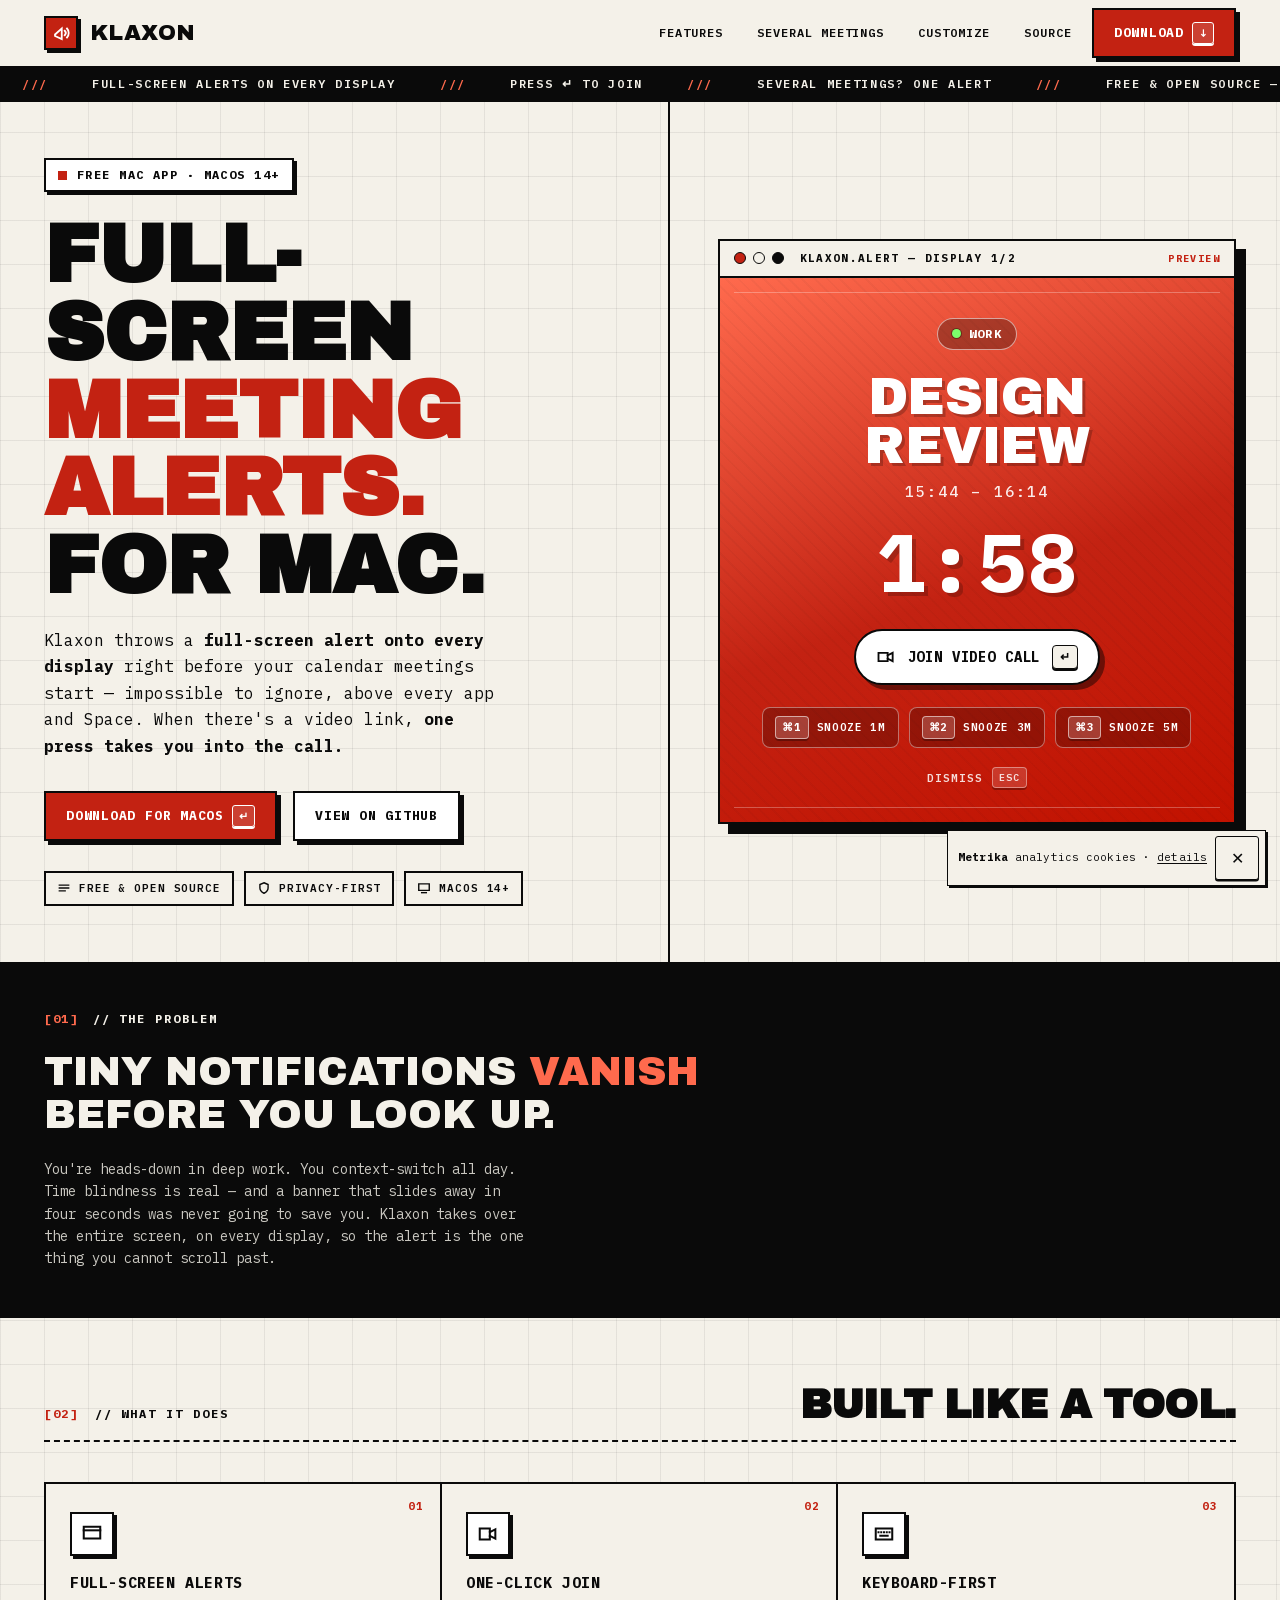
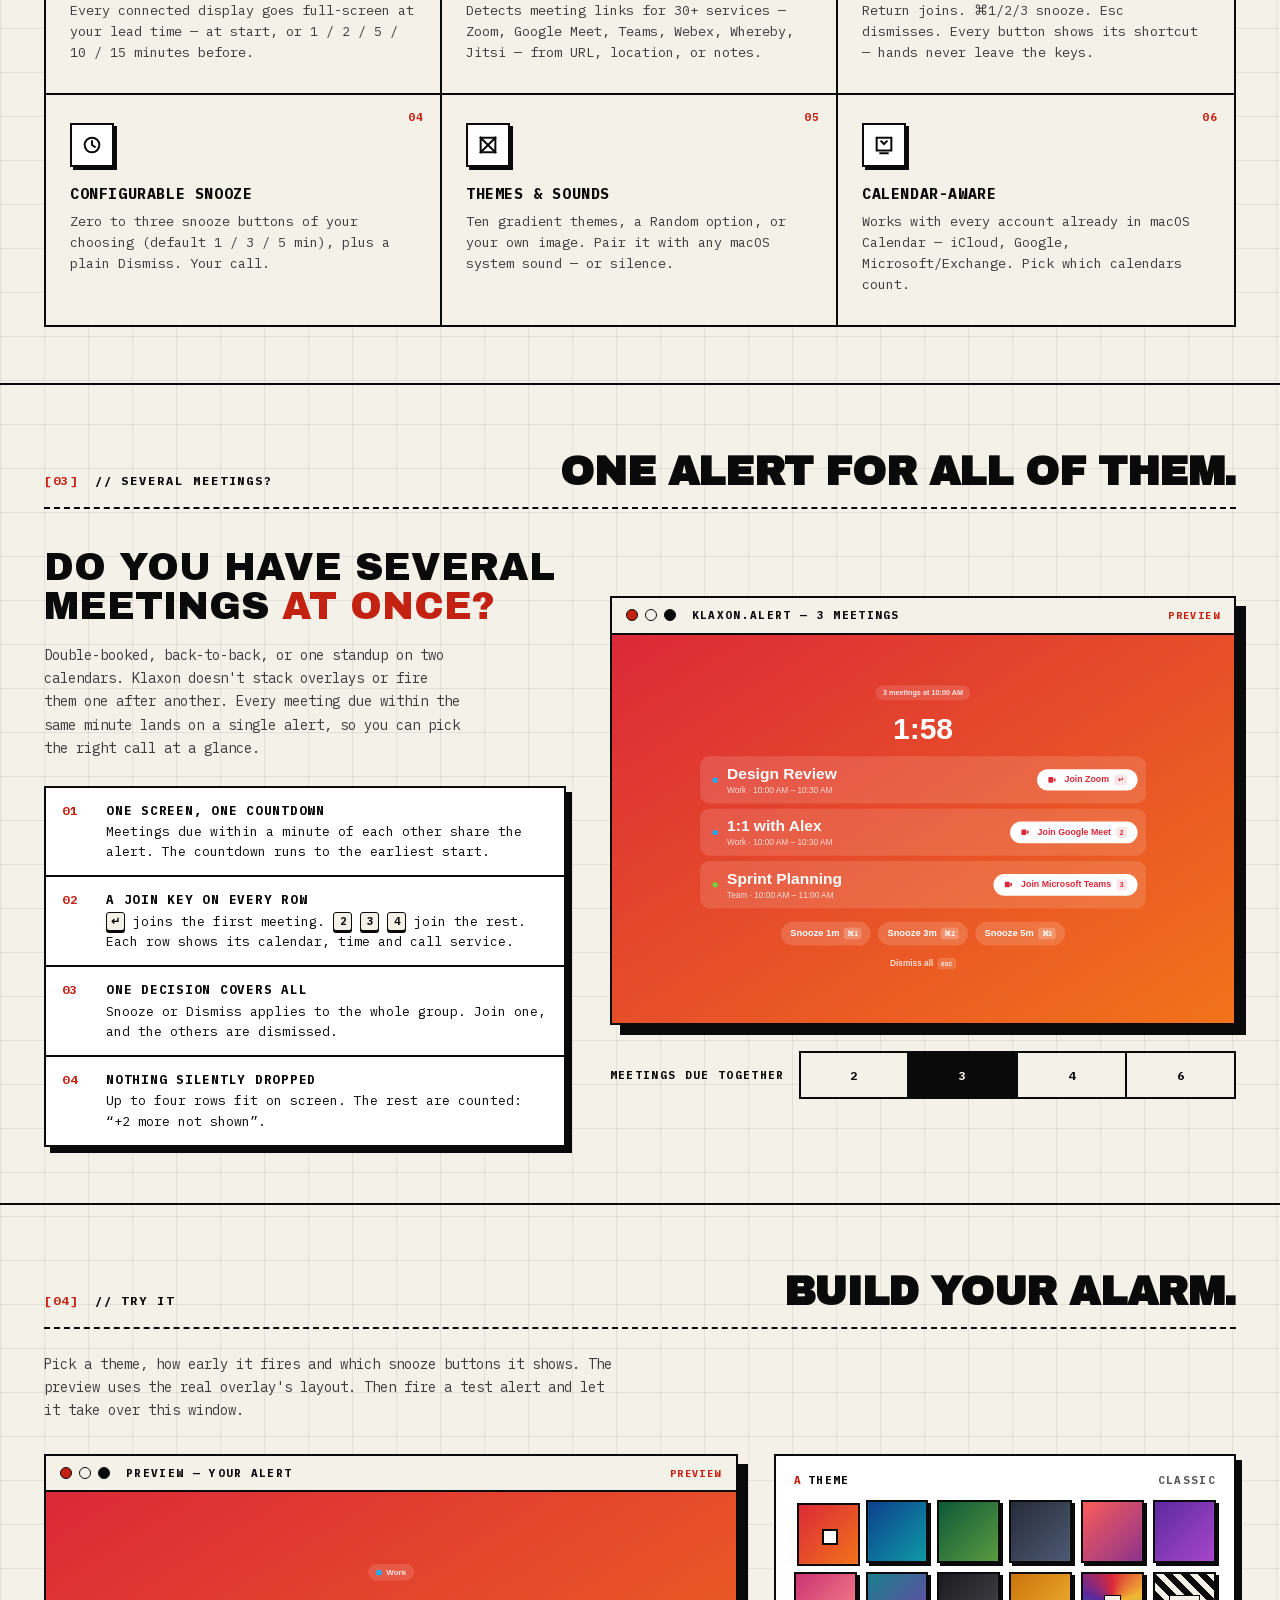
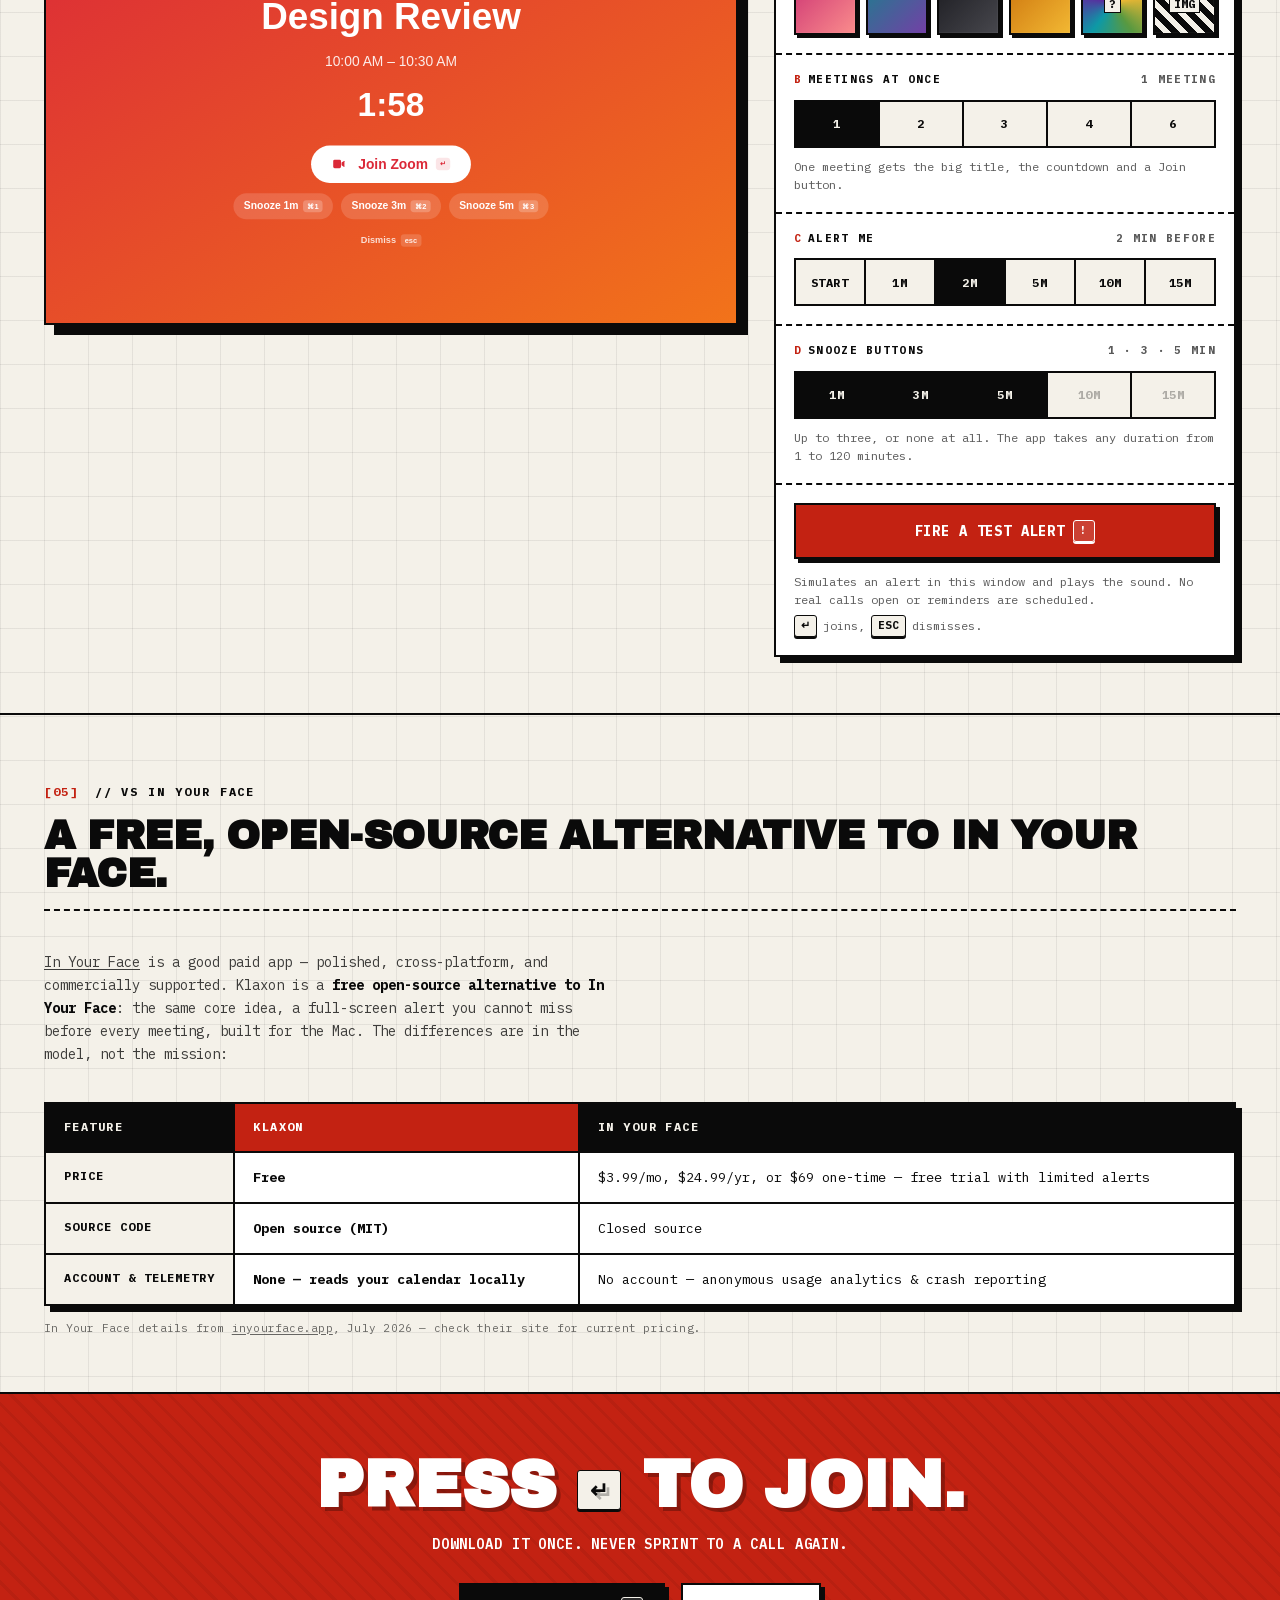
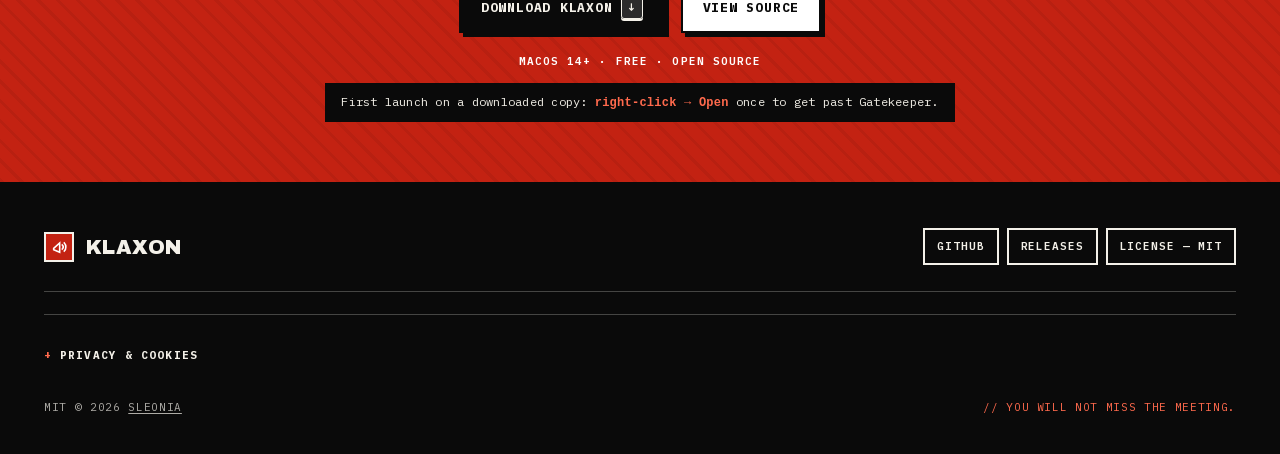
<file: site/index.html>
<!DOCTYPE html>
<html lang="en">
<head>
<meta charset="UTF-8" />
<meta name="viewport" content="width=device-width, initial-scale=1.0" />
<title>Klaxon — Free full-screen meeting alerts for Mac</title>
<link rel="canonical" href="https://klaxon.sleonia.com/" />
<link rel="icon" type="image/svg+xml" href="favicon.svg" />
<meta property="og:type" content="website" />
<meta property="og:site_name" content="Klaxon" />
<meta property="og:locale" content="en_US" />
<meta property="og:image:type" content="image/png" />
<meta property="og:url" content="https://klaxon.sleonia.com/" />
<meta property="og:title" content="Klaxon — Free full-screen meeting alerts for Mac" />
<meta property="og:description" content="A free open-source alternative to In Your Face — full-screen meeting alerts on every display, right before your macOS calendar meetings start." />
<meta property="og:image" content="https://klaxon.sleonia.com/og-image.png" />
<meta property="og:image:width" content="1200" />
<meta property="og:image:height" content="630" />
<meta property="og:image:alt" content="Klaxon — you will not miss the meeting. A full-screen macOS meeting alert." />
<meta name="twitter:card" content="summary_large_image" />
<meta name="twitter:title" content="Klaxon — Free full-screen meeting alerts for Mac" />
<meta name="twitter:description" content="Free, open-source meeting alerts on every Mac display. Join calls with one key. No account or app telemetry. macOS 14+." />
<meta name="twitter:image:alt" content="Klaxon — you will not miss the meeting. A full-screen macOS meeting alert." />
<meta name="twitter:image" content="https://klaxon.sleonia.com/og-image.png" />
<meta name="description" content="Klaxon is a free open-source alternative to In Your Face: full-screen meeting alerts on every Mac display. No account, no telemetry, MIT-licensed." />

<!-- Yandex.Metrika counter -->
<script type="text/javascript">
    window.YM_ID = 110600874;
    (function(m,e,t,r,i,k,a){
        m[i]=m[i]||function(){(m[i].a=m[i].a||[]).push(arguments)};
        m[i].l=1*new Date();
        for (var j = 0; j < document.scripts.length; j++) {if (document.scripts[j].src === r) { return; }}
        k=e.createElement(t),a=e.getElementsByTagName(t)[0],k.async=1,k.src=r,a.parentNode.insertBefore(k,a)
    })(window, document,'script','https://mc.yandex.ru/metrika/tag.js?id=110600874', 'ym');

    ym(110600874, 'init', {ssr:true, clickmap:true, ecommerce:"dataLayer", referrer: document.referrer, url: location.href, accurateTrackBounce:true, trackLinks:true});
</script>
<!-- /Yandex.Metrika counter -->

<link rel="preload" href="fonts/archivo-black-latin.woff2" as="font" type="font/woff2" crossorigin />
<link rel="preload" href="fonts/ibm-plex-mono-400-latin.woff2" as="font" type="font/woff2" crossorigin />
<link rel="stylesheet" href="fonts/fonts.css" />
<script type="application/ld+json">
{
  "@context": "https://schema.org",
  "@type": "SoftwareApplication",
  "name": "Klaxon",
  "url": "https://klaxon.sleonia.com/",
  "description": "Free, open-source full-screen meeting alerts on every Mac display.",
  "applicationCategory": "ProductivityApplication",
  "operatingSystem": "macOS 14 or later",
  "offers": {
    "@type": "Offer",
    "price": "0",
    "priceCurrency": "USD"
  },
  "license": "https://github.com/sleonia/klaxon/blob/main/LICENSE",
  "downloadUrl": "https://github.com/sleonia/klaxon/releases/latest/download/Klaxon.dmg",
  "author": {
    "@type": "Person",
    "name": "Sleonia",
    "url": "https://sleonia.com"
  }
}
</script>
<style>
  :root {
    --paper: #F4F1E9;
    --white: #FFFFFF;
    --ink: #0A0A0A;
    --alarm: #C32212;
    --signal: #FF6A4D;
    --hair: #0A0A0A;
    --grid: rgba(10,10,10,0.07);
    --shadow: #0A0A0A;
    --mono: "IBM Plex Mono", ui-monospace, monospace;
    --display: "Archivo Black", sans-serif;
  }

  * { box-sizing: border-box; margin: 0; padding: 0; }

  html { scroll-behavior: smooth; }
  @media (prefers-reduced-motion: reduce) {
    html { scroll-behavior: auto; }
  }

  body {
    background: var(--paper);
    color: var(--ink);
    font-family: var(--mono);
    font-size: 15px;
    line-height: 1.5;
    -webkit-font-smoothing: antialiased;
    overflow-x: hidden;
    background-image:
      linear-gradient(var(--grid) 1px, transparent 1px),
      linear-gradient(90deg, var(--grid) 1px, transparent 1px);
    background-size: 44px 44px;
  }

  ::selection { background: var(--alarm); color: var(--white); }

  h1, h2, h3 { font-family: var(--display); font-weight: 900; line-height: 0.95; letter-spacing: -0.01em; }

  a { color: inherit; }

  .wrap {
    max-width: 1240px;
    margin: 0 auto;
    padding: 0 24px;
  }

  .skip-link { position: fixed; top: 8px; left: 8px; z-index: 1000; padding: 12px; background: var(--ink); color: var(--white); transform: translateY(-200%); }
  .skip-link:focus { transform: none; }
  .foot-privacy summary { min-height: 44px; }

  /* ===== Keycap primitive ===== */
  .cap {
    position: relative;
    display: inline-flex;
    align-items: center;
    justify-content: center;
    gap: 8px;
    font-family: var(--mono);
    font-weight: 700;
    text-transform: uppercase;
    letter-spacing: 0.06em;
    font-size: 13px;
    padding: 12px 20px;
    background: var(--white);
    color: var(--ink);
    border: 2px solid var(--ink);
    box-shadow: 4px 4px 0 var(--shadow);
    cursor: pointer;
    text-decoration: none;
    transition: transform 0.08s steps(2, end), box-shadow 0.08s steps(2, end), background 0.12s;
    white-space: nowrap;
    user-select: none;
  }
  .cap:hover { transform: translate(2px, 2px); box-shadow: 2px 2px 0 var(--shadow); }
  .cap:active { transform: translate(4px, 4px); box-shadow: 0 0 0 var(--shadow); }
  .cap:focus-visible { outline: 3px solid var(--alarm); outline-offset: 3px; }
  .cap--alarm { background: var(--alarm); color: var(--white); }
  .cap--ink { background: var(--ink); color: var(--paper); }

  @media (prefers-reduced-motion: reduce) {
    .cap { transition: none; }
  }

  /* small physical key chip (like a keyboard key) */
  .kbd {
    display: inline-flex;
    align-items: center;
    justify-content: center;
    min-width: 22px;
    height: 22px;
    padding: 0 6px;
    font-family: var(--mono);
    font-weight: 700;
    font-size: 11px;
    line-height: 1;
    color: var(--ink);
    background: var(--paper);
    border: 1.5px solid var(--ink);
    border-radius: 3px;
    box-shadow: 0 2px 0 var(--ink);
    text-transform: none;
    letter-spacing: 0;
  }
  .cap--alarm .kbd, .cap--ink .kbd { background: rgba(255,255,255,0.14); border-color: currentColor; color: currentColor; box-shadow: 0 2px 0 currentColor; }

  /* ===== Nav ===== */
  header.nav {
    position: sticky;
    top: 0;
    z-index: 100;
    background: var(--paper);
    border-bottom: 2px solid var(--ink);
  }
  .nav-inner {
    display: flex;
    align-items: center;
    justify-content: space-between;
    height: 66px;
  }
  .brand {
    display: flex;
    align-items: center;
    gap: 12px;
    font-family: var(--display);
    font-size: 22px;
    letter-spacing: 0.02em;
    text-decoration: none;
    color: var(--ink);
  }
  .brand svg { display: block; }
  .brand .mark {
    width: 34px; height: 34px;
    border: 2px solid var(--ink);
    background: var(--alarm);
    display: grid; place-items: center;
    box-shadow: 3px 3px 0 var(--shadow);
  }
  .nav-links {
    display: flex;
    align-items: center;
    gap: 6px;
  }
  .nav-links a.anchor {
    font-size: 12px;
    font-weight: 600;
    text-transform: uppercase;
    letter-spacing: 0.08em;
    text-decoration: none;
    padding: 8px 12px;
    border: 2px solid transparent;
  }
  .nav-links a.anchor:hover { border-color: var(--ink); }
  .nav-links a.anchor:focus-visible { outline: 3px solid var(--alarm); outline-offset: 2px; }

  @media (max-width: 960px) {
    .nav-links a.anchor--wide { display: none; }
  }
  @media (max-width: 780px) {
    .nav-links a.anchor { display: none; }
  }

  /* ===== Ticker ===== */
  .ticker {
    background: var(--ink);
    color: var(--paper);
    border-bottom: 2px solid var(--ink);
    overflow: hidden;
    white-space: nowrap;
  }
  .ticker-track {
    display: inline-block;
    padding: 7px 0;
    font-size: 12px;
    font-weight: 600;
    letter-spacing: 0.14em;
    text-transform: uppercase;
    /* Static decorative strip: no continuous motion or pause control needed. */
  }
  .ticker-track span { padding: 0 22px; }
  .ticker-track .dot { color: var(--signal); }
  @media (prefers-reduced-motion: reduce) {
    .ticker-track { animation: none; padding-left: 22px; }
  }

  /* ===== Section scaffolding ===== */
  section { border-bottom: 2px solid var(--ink); scroll-margin-top: 66px; }
  .sec-num {
    font-family: var(--mono);
    font-weight: 700;
    font-size: 12px;
    letter-spacing: 0.14em;
    color: var(--alarm);
    text-transform: uppercase;
  }
  .sec-label {
    font-family: var(--mono);
    font-weight: 700;
    font-size: 12px;
    letter-spacing: 0.16em;
    text-transform: uppercase;
    color: var(--ink);
  }
  .sec-head {
    display: flex;
    align-items: baseline;
    gap: 16px;
    padding: 16px 0;
    border-bottom: 2px dashed var(--ink);
    margin-bottom: 40px;
    flex-wrap: wrap;
  }

  /* ===== Hero ===== */
  .hero { padding: 0; }
  .hero-grid {
    display: grid;
    grid-template-columns: 1.05fr 0.95fr;
  }
  .hero-left {
    padding: 56px 48px 56px 0;
    border-right: 2px solid var(--ink);
    display: flex;
    flex-direction: column;
    justify-content: center;
  }
  .hero-right {
    padding: 40px 0 40px 48px;
    display: flex;
    align-items: center;
  }
  .eyebrow {
    display: inline-flex;
    align-items: center;
    gap: 10px;
    font-size: 12px;
    font-weight: 700;
    letter-spacing: 0.12em;
    text-transform: uppercase;
    margin-bottom: 24px;
    border: 2px solid var(--ink);
    padding: 6px 12px;
    background: var(--white);
    box-shadow: 3px 3px 0 var(--shadow);
    align-self: flex-start;
  }
  .eyebrow .blink { width: 9px; height: 9px; background: var(--alarm); display: inline-block; }
  .eyebrow .blink { opacity: 1; }
  @media (prefers-reduced-motion: reduce){ .eyebrow .blink{ animation:none; } }

  h1.hero-title {
    font-size: clamp(44px, 6.4vw, 92px);
    text-transform: uppercase;
    margin-bottom: 22px;
  }
  h1.hero-title .red { color: var(--alarm); }
  .hero-sub {
    font-size: 16px;
    line-height: 1.65;
    max-width: 46ch;
    margin-bottom: 32px;
    color: var(--ink);
  }
  .hero-sub b { font-weight: 700; }
  .hero-ctas {
    display: flex;
    gap: 16px;
    flex-wrap: wrap;
    margin-bottom: 30px;
  }
  .trust {
    display: flex;
    gap: 10px;
    flex-wrap: wrap;
  }
  .trust .chip {
    display: inline-flex;
    align-items: center;
    gap: 8px;
    font-size: 11px;
    font-weight: 600;
    text-transform: uppercase;
    letter-spacing: 0.08em;
    padding: 7px 11px;
    border: 2px solid var(--ink);
    background: var(--paper);
  }
  .trust .chip svg { display:block; }

  /* ===== Terminal window w/ alert overlay ===== */
  .terminal {
    width: 100%;
    border: 2px solid var(--ink);
    background: var(--white);
    box-shadow: 10px 10px 0 var(--shadow);
  }
  .term-bar {
    display: flex;
    align-items: center;
    gap: 10px;
    padding: 9px 14px;
    border-bottom: 2px solid var(--ink);
    background: var(--paper);
  }
  .term-bar .lights { display: flex; gap: 7px; }
  .term-bar .lights i {
    width: 12px; height: 12px;
    border: 1.5px solid var(--ink);
    display: block;
    border-radius: 50%;
  }
  .term-bar .lights i:nth-child(1){ background: var(--alarm); }
  .term-bar .lights i:nth-child(2){ background: var(--paper); }
  .term-bar .lights i:nth-child(3){ background: var(--ink); }
  .term-bar .title {
    font-size: 11px;
    font-weight: 700;
    text-transform: uppercase;
    letter-spacing: 0.12em;
    margin-left: 6px;
  }
  .term-bar .live {
    margin-left: auto;
    font-size: 10px;
    font-weight: 700;
    letter-spacing: 0.14em;
    text-transform: uppercase;
    color: var(--alarm);
    display: inline-flex; align-items:center; gap:6px;
  }
  .term-bar .live .rec { width:8px;height:8px;background:var(--alarm);border-radius:50%; }

  .alert {
    background:
      repeating-linear-gradient(45deg, rgba(10,10,10,0.03) 0 2px, transparent 2px 9px),
      linear-gradient(160deg, #FF6A4D 0%, var(--alarm) 55%, #C21200 100%);
    padding: 40px 28px 34px;
    text-align: center;
    color: var(--white);
    position: relative;
    overflow: hidden;
  }
  .alert::before, .alert::after {
    content: "";
    position: absolute;
    left: 14px; right: 14px;
    height: 1px;
    background: rgba(255,255,255,0.28);
  }
  .alert::before { top: 14px; }
  .alert::after { bottom: 14px; }

  .cal-pill {
    display: inline-flex;
    align-items: center;
    gap: 8px;
    font-size: 12px;
    font-weight: 700;
    letter-spacing: 0.1em;
    text-transform: uppercase;
    padding: 6px 14px;
    background: rgba(0,0,0,0.28);
    border: 1.5px solid rgba(255,255,255,0.55);
    border-radius: 999px;
    margin-bottom: 22px;
    color: var(--white);
  }
  .cal-pill .cdot { width: 9px; height: 9px; background: #7CFF6B; border-radius: 50%; box-shadow: 0 0 0 1px rgba(0,0,0,0.35); }

  .alert .m-title {
    font-family: var(--display);
    font-size: clamp(34px, 5.5vw, 52px);
    text-transform: uppercase;
    letter-spacing: -0.01em;
    line-height: 0.95;
    margin-bottom: 10px;
    text-shadow: 3px 3px 0 rgba(0,0,0,0.22);
  }
  .alert .m-time {
    font-size: 15px;
    font-weight: 500;
    letter-spacing: 0.14em;
    color: rgba(255,255,255,0.9);
    margin-bottom: 18px;
  }
  .alert .m-count {
    font-family: var(--mono);
    font-weight: 700;
    font-size: clamp(52px, 9vw, 82px);
    line-height: 1;
    letter-spacing: 0.02em;
    margin-bottom: 26px;
    font-variant-numeric: tabular-nums;
    text-shadow: 4px 4px 0 rgba(0,0,0,0.2);
  }

  .join-btn {
    display: inline-flex;
    align-items: center;
    gap: 12px;
    background: var(--white);
    color: var(--ink);
    border: 2px solid var(--ink);
    box-shadow: 5px 5px 0 rgba(0,0,0,0.45);
    padding: 14px 20px;
    font-family: var(--mono);
    font-weight: 700;
    font-size: 14px;
    text-transform: uppercase;
    letter-spacing: 0.06em;
    border-radius: 999px;
    cursor: pointer;
    text-decoration: none;
    margin-bottom: 22px;
    transition: transform 0.08s steps(2), box-shadow 0.08s steps(2);
  }
  .hero-right .join-btn, .hero-right .snooze, .hero-right .dismiss { cursor: default; }
  .join-btn:focus-visible { outline: 3px solid var(--ink); outline-offset: 3px; }
  .join-btn .ret {
    font-family: var(--mono);
    font-weight: 700;
    font-size: 12px;
    min-width: 26px; height: 24px;
    display: inline-grid; place-items: center;
    padding: 0 6px;
    background: var(--paper);
    border: 1.5px solid var(--ink);
    border-radius: 4px;
    box-shadow: 0 2px 0 var(--ink);
  }
  @media (prefers-reduced-motion: reduce){ .join-btn { transition:none; } }

  .snooze-row {
    display: flex;
    gap: 10px;
    justify-content: center;
    flex-wrap: wrap;
    margin-bottom: 18px;
  }
  .snooze {
    display: inline-flex;
    align-items: center;
    gap: 8px;
    background: rgba(0,0,0,0.24);
    border: 1.5px solid rgba(255,255,255,0.4);
    padding: 8px 12px;
    border-radius: 8px;
    font-size: 11px;
    font-weight: 600;
    letter-spacing: 0.06em;
    text-transform: uppercase;
    color: var(--white);
    cursor: pointer;
    transition: background 0.12s;
  }
  .snooze:focus-visible { outline: 2px solid var(--white); outline-offset: 2px; }
  .snooze .k {
    font-size: 11px; font-weight: 700;
    background: rgba(255,255,255,0.18);
    border: 1px solid rgba(255,255,255,0.55);
    border-radius: 4px;
    padding: 2px 6px;
    box-shadow: 0 2px 0 rgba(0,0,0,0.3);
  }
  .dismiss {
    display: inline-flex;
    align-items: center;
    gap: 8px;
    background: none;
    border: none;
    color: rgba(255,255,255,0.85);
    font-family: var(--mono);
    font-size: 11px;
    font-weight: 600;
    letter-spacing: 0.1em;
    text-transform: uppercase;
    cursor: pointer;
  }
  .dismiss:focus-visible { outline: 2px solid var(--white); outline-offset: 3px; }
  .dismiss .k {
    font-size: 10px;
    background: rgba(255,255,255,0.14);
    border: 1px solid rgba(255,255,255,0.4);
    border-radius: 4px;
    padding: 2px 6px;
    box-shadow: 0 2px 0 rgba(0,0,0,0.3);
  }

  /* ===== Problem strip ===== */
  .problem {
    background: var(--ink);
    color: var(--paper);
  }
  .problem .wrap { padding: 46px 24px; }
  .problem-head {
    display:flex; align-items:baseline; gap:14px; margin-bottom:22px; flex-wrap:wrap;
  }
  .problem-head .sec-num { color: var(--signal); }
  .problem-head .sec-label { color: var(--paper); }
  .problem p {
    font-family: var(--display);
    font-size: clamp(24px, 3.6vw, 40px);
    line-height: 1.08;
    text-transform: uppercase;
    max-width: 26ch;
  }
  .problem p .red { color: var(--signal); }
  .problem .sub {
    font-family: var(--mono);
    font-size: 14px;
    font-weight: 400;
    text-transform: none;
    line-height: 1.6;
    max-width: 60ch;
    margin-top: 22px;
    color: rgba(244,241,233,0.82);
  }

  /* ===== Features ===== */
  .features .wrap { padding: 52px 24px 56px; }
  .feat-grid {
    display: grid;
    grid-template-columns: repeat(3, 1fr);
    gap: 0;
    border: 2px solid var(--ink);
    background: var(--ink);
  }
  .feat {
    background: var(--paper);
    padding: 28px 24px 30px;
    border-right: 2px solid var(--ink);
    border-bottom: 2px solid var(--ink);
    position: relative;
    transition: background 0.14s, transform 0.1s;
  }
  .feat:nth-child(3n){ border-right: none; }
  .feat:nth-child(n+4){ }
  .feat:nth-last-child(-n+3){ border-bottom: none; }
  .feat:hover { background: var(--white); }
  .feat .fnum {
    position: absolute;
    top: 14px; right: 16px;
    font-size: 11px;
    font-weight: 700;
    color: var(--alarm);
    letter-spacing: 0.1em;
  }
  .feat .ficon {
    width: 44px; height: 44px;
    border: 2px solid var(--ink);
    background: var(--white);
    display: grid; place-items: center;
    box-shadow: 3px 3px 0 var(--shadow);
    margin-bottom: 20px;
  }
  .feat:hover .ficon { background: var(--alarm); }
  .feat:hover .ficon svg { stroke: var(--white); }
  .feat h3 {
    font-family: var(--mono);
    font-weight: 700;
    font-size: 15px;
    text-transform: uppercase;
    letter-spacing: 0.04em;
    margin-bottom: 10px;
  }
  .feat p {
    font-size: 13.5px;
    line-height: 1.55;
    color: rgba(10,10,10,0.78);
  }

  @media (max-width: 900px){
    .feat-grid { grid-template-columns: repeat(2,1fr); }
    .feat:nth-child(3n){ border-right: 2px solid var(--ink); }
    .feat:nth-child(2n){ border-right: none; }
    .feat:nth-last-child(-n+3){ border-bottom: 2px solid var(--ink); }
    .feat:nth-last-child(-n+2){ border-bottom: none; }
  }
  @media (max-width: 560px){
    .feat-grid { grid-template-columns: 1fr; }
    .feat, .feat:nth-child(3n), .feat:nth-child(2n){ border-right: none; border-bottom: 2px solid var(--ink); }
    .feat:last-child{ border-bottom: none; }
  }

  .sr-only {
    position: absolute; width: 1px; height: 1px; padding: 0; margin: -1px;
    overflow: hidden; clip: rect(0 0 0 0); white-space: nowrap; border: 0;
  }
  .sec-title { font-size: clamp(26px,3.4vw,40px); text-transform: uppercase; margin-left: auto; }
  .sec-intro {
    font-size: 14px;
    line-height: 1.65;
    max-width: 72ch;
    margin: -16px 0 32px;
    color: rgba(10,10,10,0.78);
  }

  /* ===== Alert stage: drawn like the app's AlertView at a 1200×750 design size ===== */
  .screen {
    position: relative;
    aspect-ratio: 16 / 10;
    overflow: hidden;
    background: #1A1A1F;
  }
  .screen .kx-stage { pointer-events: none; }
  .kx-stage {
    --acc: #DB2938;
    --acc-soft: rgba(219,41,56,0.12);
    --kx-round: ui-rounded, "SF Pro Rounded", -apple-system, BlinkMacSystemFont, "Helvetica Neue", Arial, sans-serif;
    position: absolute;
    top: 0; left: 0;
    width: 1200px; height: 750px;
    transform-origin: 0 0;
    display: flex;
    flex-direction: column;
    align-items: center;
    justify-content: center;
    overflow: hidden;
    color: #fff;
    text-align: center;
    font-family: -apple-system, BlinkMacSystemFont, "SF Pro Display", "Helvetica Neue", Arial, sans-serif;
    line-height: 1.2;
    letter-spacing: 0;
    -webkit-font-smoothing: antialiased;
  }
  .kx-bg { position: absolute; inset: 0; background-size: cover; background-position: center; }
  .kx-scrim { position: absolute; inset: 0; background: rgba(0,0,0,0.45); }
  .kx-col { position: relative; display: flex; flex-direction: column; align-items: center; gap: 28px; width: 100%; }
  .kx-col.group { gap: 22px; }
  .kx-col.group.tight { gap: 16px; }
  .kx-chip {
    display: inline-flex; align-items: center; gap: 8px;
    padding: 6px 14px;
    background: rgba(255,255,255,0.12);
    border-radius: 999px;
    font-size: 14px; font-weight: 600;
    color: rgba(255,255,255,0.85);
  }
  .kx-dot { width: 10px; height: 10px; border-radius: 50%; flex-shrink: 0; display: block; }
  .kx-title {
    font-size: 64px; font-weight: 800; line-height: 1.1;
    padding: 0 60px; max-width: 100%;
    display: -webkit-box; -webkit-line-clamp: 3; -webkit-box-orient: vertical; overflow: hidden;
  }
  .kx-time { font-family: var(--kx-round); font-size: 24px; font-weight: 500; color: rgba(255,255,255,0.9); }
  .kx-count { font-family: var(--kx-round); font-size: 58px; font-weight: 800; font-variant-numeric: tabular-nums; line-height: 1.1; }
  .kx-actions { display: flex; flex-direction: column; align-items: center; gap: 18px; padding-top: 12px; }
  .kx-group-actions { gap: 16px; padding-top: 4px; }
  .kx-arm { transition: opacity 0.2s ease-in; }
  .is-arming .kx-arm { opacity: 0.55; }
  .kx-btn {
    appearance: none; -webkit-appearance: none;
    border: 0; margin: 0;
    font-family: inherit;
    display: inline-flex; align-items: center;
    white-space: nowrap;
    cursor: default;
  }
  .kx-overlay .kx-btn { cursor: pointer; }
  .kx-overlay .kx-btn:focus-visible { outline: 3px solid #fff; outline-offset: 3px; }
  .kx-ico { width: 1em; height: 1em; flex-shrink: 0; margin-right: 0.35em; }
  .kx-key {
    font-family: var(--kx-round); font-size: 13px; font-weight: 700; line-height: 1.2;
    padding: 3px 7px; border-radius: 6px;
    color: #fff; background: rgba(255,255,255,0.22);
  }
  .kx-join {
    gap: 14px; padding: 18px 36px;
    background: #fff; color: var(--acc);
    border-radius: 999px;
    font-size: 24px; font-weight: 700;
  }
  .kx-join .kx-key, .kx-rowjoin .kx-key { color: var(--acc); background: var(--acc-soft); }
  .kx-snoozes { display: flex; gap: 14px; }
  .kx-snooze {
    gap: 8px; padding: 12px 18px;
    background: rgba(255,255,255,0.15); color: #fff;
    border-radius: 999px;
    font-size: 18px; font-weight: 600;
  }
  .kx-dismiss {
    gap: 8px; padding: 8px 18px;
    background: none; color: rgba(255,255,255,0.8);
    font-size: 16px; font-weight: 600;
  }
  .kx-dismiss .kx-key { color: rgba(255,255,255,0.9); background: rgba(255,255,255,0.16); }
  .kx-overlay .kx-join:hover, .kx-overlay .kx-rowjoin:hover { opacity: 0.92; }
  .kx-overlay .kx-snooze:hover { background: rgba(255,255,255,0.24); }
  .kx-overlay .kx-dismiss:hover { color: #fff; }
  .kx-rows { display: flex; flex-direction: column; gap: 10px; width: 100%; max-width: 980px; padding: 0 60px; }
  .kx-row {
    display: flex; align-items: center; gap: 18px;
    padding: 16px 16px 16px 24px;
    background: rgba(255,255,255,0.13);
    border-radius: 18px;
    text-align: left;
  }
  .kx-row-text { flex: 1; min-width: 0; }
  .kx-row-title { font-size: 30px; font-weight: 800; white-space: nowrap; overflow: hidden; text-overflow: ellipsis; }
  .kx-row-detail { font-size: 16px; font-weight: 500; color: rgba(255,255,255,0.8); margin-top: 4px; white-space: nowrap; overflow: hidden; text-overflow: ellipsis; }
  .kx-rowjoin {
    gap: 10px; padding: 10px 20px; flex-shrink: 0;
    background: #fff; color: var(--acc);
    border-radius: 999px;
    font-size: 17px; font-weight: 700;
  }
  .kx-more { font-size: 16px; font-weight: 500; color: rgba(255,255,255,0.72); }

  /* full-window test alert */
  .kx-overlay { position: fixed; inset: 0; z-index: 1000; overflow: hidden; background: #1A1A1F; outline: none; }
  .kx-overlay[hidden] { display: none; }
  .kx-ov-hint {
    position: absolute; left: 50%; bottom: 16px; transform: translateX(-50%);
    font-family: var(--mono); font-size: 11px; font-weight: 700; letter-spacing: 0.14em; text-transform: uppercase;
    color: rgba(255,255,255,0.7);
    white-space: nowrap;
  }
  html.kx-lock, html.kx-lock body { overflow: hidden; }
  .kx-toast {
    position: fixed; left: 14px; bottom: 14px; z-index: 300;
    max-width: min(460px, calc(100vw - 28px));
    background: var(--ink); color: var(--paper);
    border: 2px solid var(--ink);
    box-shadow: 4px 4px 0 var(--alarm);
    padding: 10px 14px;
    font-size: 12px; font-weight: 600; line-height: 1.45; letter-spacing: 0.04em; text-transform: uppercase;
  }
  .kx-toast[hidden] { display: none; }

  /* ===== Several meetings ===== */
  .multi .wrap { padding: 52px 24px 56px; }
  .multi-grid {
    display: grid;
    grid-template-columns: minmax(0, 1fr) minmax(0, 1.2fr);
    gap: 44px;
    align-items: center;
  }
  .multi-lead {
    font-family: var(--display);
    font-size: clamp(26px, 3.2vw, 38px);
    line-height: 1.02;
    text-transform: uppercase;
    margin-bottom: 18px;
  }
  .multi-lead .red { color: var(--alarm); }
  .multi-sub { font-size: 14px; line-height: 1.65; color: rgba(10,10,10,0.78); max-width: 52ch; margin-bottom: 26px; }
  .mpoints {
    list-style: none;
    border: 2px solid var(--ink);
    background: var(--white);
    box-shadow: 6px 6px 0 var(--shadow);
  }
  .mpoints li {
    display: grid;
    grid-template-columns: 34px 1fr;
    gap: 10px;
    padding: 13px 16px;
    border-bottom: 2px solid var(--ink);
    font-size: 13px;
    line-height: 1.55;
  }
  .mpoints li:last-child { border-bottom: none; }
  .mpoints .n { color: var(--alarm); font-weight: 700; font-size: 12px; letter-spacing: 0.08em; padding-top: 1px; }
  .mpoints b { display: block; font-size: 12.5px; letter-spacing: 0.06em; text-transform: uppercase; margin-bottom: 2px; }
  .mpoints .kbd { height: 19px; min-width: 19px; font-size: 10.5px; padding: 0 4px; vertical-align: 1px; }
  .multi-ctl { display: flex; align-items: center; gap: 14px; margin-top: 26px; flex-wrap: wrap; }
  .multi-ctl .lbl { font-size: 11px; font-weight: 700; letter-spacing: 0.12em; text-transform: uppercase; }
  .multi-ctl .seg { flex: 1; min-width: 200px; }

  /* ===== Customizer ===== */
  .custom .wrap { padding: 52px 24px 56px; }
  .cz-grid {
    display: grid;
    grid-template-columns: minmax(0, 1.5fr) minmax(0, 1fr);
    gap: 36px;
    align-items: start;
  }
  .cz-grid > .terminal { position: sticky; top: 90px; }
  .panel {
    border: 2px solid var(--ink);
    background: var(--white);
    box-shadow: 6px 6px 0 var(--shadow);
  }
  .ctl { padding: 16px 18px 18px; border-bottom: 2px dashed var(--ink); }
  .ctl-head {
    display: flex; justify-content: space-between; align-items: baseline; gap: 10px;
    font-size: 11px; font-weight: 700; letter-spacing: 0.12em; text-transform: uppercase;
    margin-bottom: 12px;
  }
  .ctl-head .k { color: var(--alarm); margin-right: 6px; }
  .ctl-head .v { color: #595959; text-align: right; }
  .ctl-note { font-size: 12px; line-height: 1.5; color: rgba(10,10,10,0.68); margin-top: 10px; }
  .ctl-note[hidden] { display: none; }
  .linkish {
    appearance: none; background: none; border: 0; padding: 0;
    font: inherit; color: var(--ink); text-decoration: underline; text-underline-offset: 2px; cursor: pointer;
  }
  .linkish:hover { color: var(--alarm); }
  .linkish:focus-visible { outline: 2px solid var(--alarm); outline-offset: 2px; }
  .sw-grid { display: grid; grid-template-columns: repeat(6, 1fr); gap: 9px; }
  .sw {
    appearance: none; -webkit-appearance: none;
    position: relative;
    aspect-ratio: 1;
    padding: 0;
    border: 2px solid var(--ink);
    box-shadow: 3px 3px 0 var(--shadow);
    background-size: cover; background-position: center;
    cursor: pointer;
    font-family: var(--mono); font-weight: 700; font-size: 15px; color: var(--ink);
    display: grid; place-items: center;
    transition: transform 0.08s steps(2), box-shadow 0.08s steps(2);
  }
  .sw:hover { transform: translate(1px,1px); box-shadow: 2px 2px 0 var(--shadow); }
  .sw:focus-visible { outline: 3px solid var(--alarm); outline-offset: 3px; }
  .sw[aria-pressed="true"] { transform: translate(3px,3px); box-shadow: 0 0 0 var(--shadow); }
  .sw[aria-pressed="true"]::after {
    content: "";
    position: absolute; left: 50%; top: 50%;
    width: 12px; height: 12px; margin: -6px 0 0 -6px;
    background: var(--white); border: 2px solid var(--ink);
  }
  .sw .glyph { background: var(--paper); border: 1.5px solid var(--ink); padding: 0 4px; line-height: 1.3; font-size: 12px; }
  .sw[aria-pressed="true"] .glyph { display: none; }
  .seg {
    display: grid;
    grid-template-columns: repeat(var(--n, 5), 1fr);
    gap: 2px;
    background: var(--ink);
    border: 2px solid var(--ink);
  }
  .seg button {
    appearance: none; -webkit-appearance: none;
    border: 0;
    background: var(--paper);
    color: var(--ink);
    font-family: var(--mono); font-weight: 700; font-size: 12px; letter-spacing: 0.04em; text-transform: uppercase;
    padding: 10px 2px;
    cursor: pointer;
    min-width: 0;
    min-height: 44px;
  }
  .seg button:hover { background: var(--white); }
  .seg button[aria-pressed="true"] { background: var(--ink); color: var(--paper); }
  .seg button:disabled { color: rgba(10,10,10,0.3); cursor: not-allowed; background: var(--paper); }
  .seg button:focus-visible { outline: 3px solid var(--alarm); outline-offset: -3px; }
  .fire { padding: 18px; }
  .fire .cap { width: 100%; font-size: 14px; padding: 15px 20px; }
  .fire p { font-size: 12px; color: rgba(10,10,10,0.68); margin-top: 14px; display: flex; align-items: center; gap: 6px; flex-wrap: wrap; }

  @media (prefers-reduced-motion: reduce){ .sw, .kx-arm { transition: none; } }
  @media (max-width: 900px){
    .multi-grid, .cz-grid { grid-template-columns: 1fr; }
    .cz-grid > .terminal { position: static; }
  }
  @media (max-width: 420px){ .sw-grid { gap: 7px; } .ctl { padding: 14px 14px 16px; } }

  /* ===== VS In Your Face ===== */
  .vs .wrap { padding: 52px 24px 56px; }
  .vs-intro {
    font-size: 14px;
    line-height: 1.65;
    max-width: 72ch;
    margin-bottom: 36px;
    color: rgba(10,10,10,0.78);
  }
  .vs-intro b { font-weight: 700; color: var(--ink); }
  .vs-intro a { text-decoration: underline; text-underline-offset: 2px; }
  .vs-intro a:hover { color: var(--alarm); }
  .vs-table {
    width: 100%;
    border-collapse: collapse;
    border: 2px solid var(--ink);
    background: var(--white);
    box-shadow: 6px 6px 0 var(--shadow);
  }
  .vs-table th, .vs-table td {
    border: 2px solid var(--ink);
    padding: 14px 18px;
    text-align: left;
    vertical-align: top;
    font-size: 13.5px;
    line-height: 1.55;
  }
  .vs-table thead th {
    font-size: 12px;
    font-weight: 700;
    letter-spacing: 0.12em;
    text-transform: uppercase;
    background: var(--ink);
    color: var(--paper);
  }
  .vs-table thead th.klx { background: var(--alarm); color: var(--white); }
  .vs-table tbody th {
    font-size: 12px;
    font-weight: 700;
    letter-spacing: 0.08em;
    text-transform: uppercase;
    background: var(--paper);
    white-space: nowrap;
    width: 1%;
  }
  .vs-table td.klx { font-weight: 700; }
  .vs-note {
    margin-top: 14px;
    font-size: 11px;
    letter-spacing: 0.02em;
    color: rgba(10,10,10,0.6);
  }
  .vs-note a { color: inherit; text-decoration: underline; text-underline-offset: 2px; }
  .vs-note a:hover { color: var(--alarm); }

  @media (max-width: 780px){
    .vs-table thead { display: none; }
    .vs-table, .vs-table tbody, .vs-table tr, .vs-table tbody th, .vs-table td { display: block; }
    .vs-table th, .vs-table td { border: none; }
    .vs-table tr { border-bottom: 2px solid var(--ink); }
    .vs-table tr:last-child { border-bottom: none; }
    .vs-table tbody th { border-bottom: 2px dashed var(--ink); white-space: normal; width: auto; }
    .vs-table td { padding: 10px 18px 12px; }
    .vs-table td + td { border-top: 1.5px dashed rgba(10,10,10,0.3); }
    .vs-table td::before {
      content: attr(data-label);
      display: block;
      font-size: 10.5px;
      font-weight: 700;
      letter-spacing: 0.1em;
      text-transform: uppercase;
      color: rgba(10,10,10,0.55);
      margin-bottom: 3px;
    }
    .vs-table td.klx::before { color: var(--alarm); }
  }

  /* ===== Final CTA ===== */
  .cta-band {
    background: var(--alarm);
    color: var(--white);
    border-bottom: 2px solid var(--ink);
    position: relative;
    overflow: hidden;
  }
  .cta-band::before {
    content:"";
    position:absolute; inset:0;
    background: repeating-linear-gradient(45deg, rgba(0,0,0,0.06) 0 3px, transparent 3px 14px);
    pointer-events:none;
  }
  .cta-band .wrap { padding: 60px 24px; position: relative; text-align: center; }
  .cta-band h2 {
    font-size: clamp(34px, 6vw, 66px);
    text-transform: uppercase;
    margin-bottom: 16px;
    text-shadow: 4px 4px 0 rgba(0,0,0,0.28);
  }
  .cta-band .press {
    font-size: 14px;
    font-weight: 600;
    letter-spacing: 0.06em;
    margin-bottom: 28px;
    display: inline-flex;
    align-items: center;
    gap: 10px;
    flex-wrap: wrap;
    justify-content: center;
  }
  .cta-band .press .kbd { background: rgba(255,255,255,0.15); border-color: var(--white); color: var(--white); box-shadow: 0 2px 0 rgba(0,0,0,0.3); }
  .cta-band .ctas { display:flex; gap:16px; justify-content:center; flex-wrap:wrap; margin-bottom: 20px; }
  .cta-band .meta {
    font-size: 11px;
    font-weight: 600;
    letter-spacing: 0.1em;
    text-transform: uppercase;
  }
  .cta-band .hint {
    margin-top: 14px;
    font-size: 12px;
    background: var(--ink);
    color: var(--paper);
    display: inline-block;
    padding: 8px 14px;
    border: 2px solid var(--ink);
    letter-spacing: 0.02em;
    text-transform: none;
  }
  .cta-band .hint code { color: var(--signal); font-weight: 700; }

  /* ===== Footer ===== */
  footer.foot {
    background: var(--ink);
    color: var(--paper);
  }
  footer.foot .wrap { padding: 44px 24px 40px; }
  .foot-top {
    display: flex;
    justify-content: space-between;
    gap: 30px;
    flex-wrap: wrap;
    padding-bottom: 26px;
    border-bottom: 1px solid rgba(244,241,233,0.25);
  }
  .foot-brand {
    display:flex; align-items:center; gap:12px;
    font-family: var(--display); font-size: 20px; letter-spacing: 0.02em;
  }
  .foot-brand .mark { width:30px;height:30px;border:2px solid var(--paper);background:var(--alarm);display:grid;place-items:center; }
  .foot-links { display:flex; gap:8px; flex-wrap:wrap; }
  .foot-links a {
    font-size: 11px;
    font-weight: 600;
    text-transform: uppercase;
    letter-spacing: 0.08em;
    text-decoration: none;
    border: 2px solid var(--paper);
    padding: 8px 12px;
    transition: background 0.12s, color 0.12s;
  }
  .foot-links a:hover { background: var(--paper); color: var(--ink); }
  .foot-links a:focus-visible { outline: 3px solid var(--alarm); outline-offset: 2px; }
  .foot-bottom {
    display:flex; justify-content:space-between; gap:16px; flex-wrap:wrap;
    padding-top: 22px;
    font-size: 11px;
    letter-spacing: 0.06em;
    color: rgba(244,241,233,0.7);
    text-transform: uppercase;
  }
  .foot-bottom .tag { color: var(--signal); }

  /* Content is visible immediately, including without JavaScript. */
  .reveal { opacity: 1; transform: none; }

  @media (max-width: 900px){
    .hero-grid { grid-template-columns: 1fr; }
    .hero-left { border-right: none; border-bottom: 2px solid var(--ink); padding: 44px 0 40px; }
    .hero-right { padding: 40px 0; }
  }

  /* ===== Brand: horn = sound button, wordmark = author link ===== */
  button.mark { appearance: none; -webkit-appearance: none; font: inherit; padding: 0; cursor: pointer; }
  .brand .mark { transition: transform .08s steps(2), box-shadow .08s steps(2); }
  .brand .mark:hover { transform: translate(1px, 1px); box-shadow: 2px 2px 0 var(--shadow); }
  .brand .mark:active { transform: translate(3px, 3px); box-shadow: 0 0 0 var(--shadow); }
  .foot-brand .mark { cursor: pointer; }
  .foot-brand .mark:active { transform: translate(2px, 2px); }
  .brand .mark:focus-visible, .foot-brand .mark:focus-visible { outline: 3px solid var(--alarm); outline-offset: 3px; }
  .brand-name, .foot-brand-name { text-decoration: none; color: inherit; }
  .brand-name:hover { color: var(--alarm); }
  .foot-brand-name:hover { color: var(--signal); }
  .brand-name:focus-visible, .foot-brand-name:focus-visible { outline: 3px solid var(--alarm); outline-offset: 3px; }
  .foot-credit { color: inherit; text-decoration: underline; text-underline-offset: 2px; }
  .foot-credit:hover { color: var(--signal); }
  @media (prefers-reduced-motion: reduce){ .brand .mark { transition: none; } }

  /* ===== Footer privacy note ===== */
  .foot-privacy { margin-top: 22px; border-top: 1px solid rgba(244,241,233,0.25); padding-top: 18px; }
  .foot-privacy summary { font-size: 11px; font-weight: 700; letter-spacing: 0.1em; text-transform: uppercase; cursor: pointer; color: var(--paper); list-style: none; display: inline-flex; align-items: center; gap: 8px; }
  .foot-privacy summary::-webkit-details-marker { display: none; }
  .foot-privacy summary::before { content: "+"; color: var(--signal); font-weight: 700; }
  .foot-privacy[open] summary::before { content: "\2013"; }
  .foot-privacy summary:focus-visible { outline: 3px solid var(--alarm); outline-offset: 3px; }
  .foot-privacy p { font-size: 12px; line-height: 1.6; color: rgba(244,241,233,0.72); max-width: 70ch; margin-top: 12px; }
  .foot-privacy a { color: var(--paper); text-decoration: underline; text-underline-offset: 2px; }
  .foot-privacy a:hover { color: var(--signal); }

  /* ===== Cookie notice (tiny corner chip) ===== */
  .cookie {
    position: fixed;
    right: 14px; bottom: 14px;
    z-index: 200;
    display: inline-flex;
    align-items: center;
    gap: 8px;
    max-width: calc(100vw - 28px);
    background: var(--paper);
    border: 1.5px solid var(--ink);
    box-shadow: 2px 2px 0 var(--shadow);
    padding: 5px 6px 5px 10px;
    font-size: 11px;
    line-height: 1.4;
    letter-spacing: 0.01em;
  }
  .cookie[hidden] { display: none; }
  .cookie-txt { margin: 0; white-space: nowrap; }
  .cookie-txt b { font-weight: 700; }
  .cookie-link { color: var(--ink); text-decoration: underline; text-underline-offset: 2px; }
  .cookie-link:hover { color: var(--alarm); }
  .cookie-x {
    appearance: none; -webkit-appearance: none;
    flex-shrink: 0;
    width: 44px; height: 44px;
    display: grid; place-items: center;
    font-family: var(--mono);
    font-size: 16px; line-height: 1;
    color: var(--ink);
    background: var(--paper);
    border: 1.5px solid var(--ink);
    border-radius: 3px;
    box-shadow: 0 1.5px 0 var(--ink);
    cursor: pointer;
  }
  .cookie-x:hover { background: var(--alarm); color: var(--white); }
  .cookie-x:focus-visible { outline: 3px solid var(--alarm); outline-offset: 2px; }
  @media (max-width: 380px) {
    .cookie-txt { white-space: normal; }
  }
</style>
</head>
<body>
<noscript><div><img src="https://mc.yandex.ru/watch/110600874" style="position:absolute; left:-9999px;" alt="" /></div></noscript>
<a class="skip-link" href="#top">Skip to content</a>

<!-- NAV -->
<header class="nav">
  <div class="wrap nav-inner">
    <div class="brand">
      <button class="mark" type="button" data-sound="klaxon" data-goal="play_sound" title="Play the Klaxon sound" aria-label="Play the Klaxon alert sound">
        <svg width="18" height="18" viewBox="0 0 24 24" fill="none" stroke="#fff" stroke-width="2.4" stroke-linecap="square" aria-hidden="true">
          <path d="M4 14 L13 6 V20 L4 16 Z"/><path d="M17 9 C19 11 19 13 17 15"/><path d="M20 6 C23 9 23 15 20 18"/>
        </svg>
      </button>
      <a class="brand-name" href="https://sleonia.com" target="_blank" rel="noopener noreferrer" data-goal="author_link">KLAXON</a>
    </div>
    <nav class="nav-links" aria-label="Primary">
      <a class="anchor" href="#features">FEATURES</a>
      <a class="anchor anchor--wide" href="#several">SEVERAL MEETINGS</a>
      <a class="anchor" href="#themes">CUSTOMIZE</a>
      <a class="anchor" href="https://github.com/sleonia/klaxon" data-goal="github">SOURCE</a>
      <a class="cap cap--alarm" href="https://github.com/sleonia/klaxon/releases/latest/download/Klaxon.dmg" data-goal="download_nav">
        DOWNLOAD
        <span class="kbd" aria-hidden="true">↓</span>
      </a>
    </nav>
  </div>
</header>

<!-- TICKER -->
<div class="ticker" aria-hidden="true">
  <div class="ticker-track">
    <span class="dot">///</span><span>FULL-SCREEN ALERTS ON EVERY DISPLAY</span><span class="dot">///</span><span>PRESS ↵ TO JOIN</span><span class="dot">///</span><span>SEVERAL MEETINGS? ONE ALERT</span><span class="dot">///</span><span>FREE &amp; OPEN SOURCE — MIT</span><span class="dot">///</span><span>NO ACCOUNT · NO TELEMETRY</span><span class="dot">///</span><span>MENU-BAR NATIVE · NO DOCK ICON</span><span class="dot">///</span>
    <span class="dot">///</span><span>FULL-SCREEN ALERTS ON EVERY DISPLAY</span><span class="dot">///</span><span>PRESS ↵ TO JOIN</span><span class="dot">///</span><span>SEVERAL MEETINGS? ONE ALERT</span><span class="dot">///</span><span>FREE &amp; OPEN SOURCE — MIT</span><span class="dot">///</span><span>NO ACCOUNT · NO TELEMETRY</span><span class="dot">///</span><span>MENU-BAR NATIVE · NO DOCK ICON</span><span class="dot">///</span>
  </div>
</div>

<main id="top" tabindex="-1">

<!-- HERO -->
<section class="hero" aria-labelledby="hero-title">
  <div class="wrap">
    <div class="hero-grid">
      <div class="hero-left">
        <span class="eyebrow reveal" style="--d:.05s"><span class="blink" aria-hidden="true"></span>FREE MAC APP · macOS 14+</span>
        <h1 id="hero-title" class="hero-title reveal" style="--d:.12s">FULL-SCREEN <span class="red">MEETING ALERTS.</span> FOR MAC.</h1>
        <p class="hero-sub reveal" style="--d:.19s">Klaxon throws a <b>full-screen alert onto every display</b> right before your calendar meetings start — impossible to ignore, above every app and Space. When there's a video link, <b>one press takes you into the call.</b></p>
        <div class="hero-ctas reveal" style="--d:.26s">
          <a class="cap cap--alarm" href="https://github.com/sleonia/klaxon/releases/latest/download/Klaxon.dmg" data-goal="download_hero">
            DOWNLOAD FOR macOS
            <span class="kbd" aria-hidden="true">↵</span>
          </a>
          <a class="cap" href="https://github.com/sleonia/klaxon" data-goal="github">
            VIEW ON GITHUB
          </a>
        </div>
        <div class="trust reveal" style="--d:.33s">
          <span class="chip">
            <svg width="14" height="14" viewBox="0 0 24 24" fill="none" stroke="#0A0A0A" stroke-width="2.4" stroke-linecap="square" aria-hidden="true"><path d="M4 7h16M4 12h16M4 17h10"/></svg>
            FREE &amp; OPEN SOURCE
          </span>
          <span class="chip">
            <svg width="14" height="14" viewBox="0 0 24 24" fill="none" stroke="#0A0A0A" stroke-width="2.4" stroke-linecap="square" aria-hidden="true"><path d="M12 3l7 3v6c0 4-3 7-7 9-4-2-7-5-7-9V6z"/></svg>
            PRIVACY-FIRST
          </span>
          <span class="chip">
            <svg width="14" height="14" viewBox="0 0 24 24" fill="none" stroke="#0A0A0A" stroke-width="2.4" stroke-linecap="square" aria-hidden="true"><path d="M3 5h18v11H3z"/><path d="M8 20h8"/></svg>
            macOS 14+
          </span>
        </div>
      </div>

      <div class="hero-right">
        <div class="terminal reveal" style="--d:.4s" role="img" aria-label="Illustration of a Klaxon alert for Design Review. The controls shown are part of the illustration; try the interactive demo in Customize.">
          <div class="term-bar">
            <div class="lights" aria-hidden="true"><i></i><i></i><i></i></div>
            <span class="title">KLAXON.ALERT — DISPLAY 1/2</span>
            <span class="live">PREVIEW</span>
          </div>
          <div class="alert">
            <div class="cal-pill"><span class="cdot" aria-hidden="true"></span>WORK</div>
            <div class="m-title">DESIGN REVIEW</div>
            <div class="m-time">15:44 – 16:14</div>
            <div class="m-count" id="countdown">2:00</div>
            <span class="join-btn">
              <svg width="20" height="20" viewBox="0 0 24 24" fill="none" stroke="#0A0A0A" stroke-width="2.2" stroke-linecap="square" aria-hidden="true"><path d="M3 7h11v10H3z"/><path d="M14 10l6-3v10l-6-3"/></svg>
              JOIN VIDEO CALL
              <span class="ret" aria-hidden="true">↵</span>
            </span>
            <div class="snooze-row">
              <span class="snooze"><span class="k">⌘1</span>SNOOZE 1M</span>
              <span class="snooze"><span class="k">⌘2</span>SNOOZE 3M</span>
              <span class="snooze"><span class="k">⌘3</span>SNOOZE 5M</span>
            </div>
            <span class="dismiss">DISMISS <span class="k">ESC</span></span>
          </div>
        </div>
      </div>
    </div>
  </div>
</section>

<!-- PROBLEM -->
<section class="problem" aria-labelledby="problem-title">
  <div class="wrap">
    <div class="problem-head">
      <span class="sec-num">[01]</span>
      <span class="sec-label">// THE PROBLEM</span>
    </div>
    <p id="problem-title">TINY NOTIFICATIONS <span class="red">VANISH</span> BEFORE YOU LOOK UP.</p>
    <p class="sub">You're heads-down in deep work. You context-switch all day. Time blindness is real — and a banner that slides away in four seconds was never going to save you. Klaxon takes over the entire screen, on every display, so the alert is the one thing you cannot scroll past.</p>
  </div>
</section>

<!-- FEATURES -->
<section class="features" id="features" aria-labelledby="features-title">
  <div class="wrap">
    <div class="sec-head">
      <span class="sec-num">[02]</span>
      <span class="sec-label">// WHAT IT DOES</span>
      <h2 id="features-title" style="font-size:clamp(26px,3.4vw,40px);text-transform:uppercase;margin-left:auto;">BUILT LIKE A TOOL.</h2>
    </div>
    <div class="feat-grid reveal" style="--d:.1s">
      <article class="feat">
        <span class="fnum">01</span>
        <span class="ficon"><svg width="22" height="22" viewBox="0 0 24 24" fill="none" stroke="#0A0A0A" stroke-width="2.2" stroke-linecap="square" aria-hidden="true"><path d="M3 4h18v13H3z"/><path d="M3 8h18"/></svg></span>
        <h3>FULL-SCREEN ALERTS</h3>
        <p>Every connected display goes full-screen at your lead time — at start, or 1 / 2 / 5 / 10 / 15 minutes before.</p>
      </article>
      <article class="feat">
        <span class="fnum">02</span>
        <span class="ficon"><svg width="22" height="22" viewBox="0 0 24 24" fill="none" stroke="#0A0A0A" stroke-width="2.2" stroke-linecap="square" aria-hidden="true"><path d="M3 6h11v12H3z"/><path d="M14 10l6-3v10l-6-3"/></svg></span>
        <h3>ONE-CLICK JOIN</h3>
        <p>Detects meeting links for 30+ services — Zoom, Google Meet, Teams, Webex, Whereby, Jitsi — from URL, location, or notes.</p>
      </article>
      <article class="feat">
        <span class="fnum">03</span>
        <span class="ficon"><svg width="22" height="22" viewBox="0 0 24 24" fill="none" stroke="#0A0A0A" stroke-width="2.2" stroke-linecap="square" aria-hidden="true"><path d="M3 6h18v12H3z"/><path d="M6 10h.01M9 10h.01M12 10h.01M15 10h.01M18 10h.01M8 14h8"/></svg></span>
        <h3>KEYBOARD-FIRST</h3>
        <p>Return joins. ⌘1/2/3 snooze. Esc dismisses. Every button shows its shortcut — hands never leave the keys.</p>
      </article>
      <article class="feat">
        <span class="fnum">04</span>
        <span class="ficon"><svg width="22" height="22" viewBox="0 0 24 24" fill="none" stroke="#0A0A0A" stroke-width="2.2" stroke-linecap="square" aria-hidden="true"><circle cx="12" cy="12" r="8"/><path d="M12 8v4l3 2"/></svg></span>
        <h3>CONFIGURABLE SNOOZE</h3>
        <p>Zero to three snooze buttons of your choosing (default 1 / 3 / 5 min), plus a plain Dismiss. Your call.</p>
      </article>
      <article class="feat">
        <span class="fnum">05</span>
        <span class="ficon"><svg width="22" height="22" viewBox="0 0 24 24" fill="none" stroke="#0A0A0A" stroke-width="2.2" stroke-linecap="square" aria-hidden="true"><path d="M4 4h16v16H4z"/><path d="M4 4l16 16M20 4L4 20"/></svg></span>
        <h3>THEMES &amp; SOUNDS</h3>
        <p>Ten gradient themes, a Random option, or your own image. Pair it with any macOS system sound — or silence.</p>
      </article>
      <article class="feat">
        <span class="fnum">06</span>
        <span class="ficon"><svg width="22" height="22" viewBox="0 0 24 24" fill="none" stroke="#0A0A0A" stroke-width="2.2" stroke-linecap="square" aria-hidden="true"><path d="M4 4h16v14H4z"/><path d="M8 21h8M9 8l3 3 3-3"/></svg></span>
        <h3>CALENDAR-AWARE</h3>
        <p>Works with every account already in macOS Calendar — iCloud, Google, Microsoft/Exchange. Pick which calendars count.</p>
      </article>
    </div>
  </div>
</section>

<!-- SEVERAL MEETINGS -->
<section class="multi" id="several" aria-labelledby="multi-title">
  <div class="wrap">
    <div class="sec-head">
      <span class="sec-num">[03]</span>
      <span class="sec-label">// SEVERAL MEETINGS?</span>
      <h2 id="multi-title" class="sec-title">ONE ALERT FOR ALL OF THEM.</h2>
    </div>
    <div class="multi-grid">
      <div class="reveal" style="--d:.05s">
        <p class="multi-lead">DO YOU HAVE SEVERAL MEETINGS <span class="red">AT ONCE?</span></p>
        <p class="multi-sub">Double-booked, back-to-back, or one standup on two calendars. Klaxon doesn't stack overlays or fire them one after another. Every meeting due within the same minute lands on a single alert, so you can pick the right call at a glance.</p>
        <ol class="mpoints">
          <li><span class="n">01</span><span><b>One screen, one countdown</b>Meetings due within a minute of each other share the alert. The countdown runs to the earliest start.</span></li>
          <li><span class="n">02</span><span><b>A join key on every row</b><span class="kbd">↵</span> joins the first meeting. <span class="kbd">2</span> <span class="kbd">3</span> <span class="kbd">4</span> join the rest. Each row shows its calendar, time and call service.</span></li>
          <li><span class="n">03</span><span><b>One decision covers all</b>Snooze or Dismiss applies to the whole group. Join one, and the others are dismissed.</span></li>
          <li><span class="n">04</span><span><b>Nothing silently dropped</b>Up to four rows fit on screen. The rest are counted: “+2 more not shown”.</span></li>
        </ol>
      </div>
      <div class="reveal" style="--d:.12s">
        <div class="terminal">
          <div class="term-bar">
            <div class="lights" aria-hidden="true"><i></i><i></i><i></i></div>
            <span class="title" id="multi-bar">KLAXON.ALERT — 3 MEETINGS</span>
            <span class="live">PREVIEW</span>
          </div>
          <div class="screen" id="multi-screen" role="img" aria-label="Klaxon alert listing several meetings due together, each with its own Join button."><div class="kx-stage" aria-hidden="true"></div></div>
        </div>
        <div class="multi-ctl">
          <span class="lbl" id="multi-lbl">MEETINGS DUE TOGETHER</span>
          <div class="seg" style="--n:4" data-ctl="multi" role="group" aria-labelledby="multi-lbl">
            <button type="button" data-v="2">2</button>
            <button type="button" data-v="3">3</button>
            <button type="button" data-v="4">4</button>
            <button type="button" data-v="6">6</button>
          </div>
        </div>
      </div>
    </div>
  </div>
</section>

<!-- CUSTOMIZE -->
<section class="custom" id="themes" aria-labelledby="custom-title">
  <div class="wrap">
    <div class="sec-head">
      <span class="sec-num">[04]</span>
      <span class="sec-label">// TRY IT</span>
      <h2 id="custom-title" class="sec-title">BUILD YOUR ALARM.</h2>
    </div>
    <p class="sec-intro reveal" style="--d:.05s">Pick a theme, how early it fires and which snooze buttons it shows. The preview uses the real overlay's layout. Then fire a test alert and let it take over this window.</p>
    <noscript><p class="sec-intro">Enable JavaScript to use the interactive preview. You can still read about Klaxon and download the app without it.</p></noscript>
    <div class="cz-grid reveal" style="--d:.1s">
      <div class="terminal">
        <div class="term-bar">
          <div class="lights" aria-hidden="true"><i></i><i></i><i></i></div>
          <span class="title">PREVIEW — YOUR ALERT</span>
          <span class="live">PREVIEW</span>
        </div>
        <div class="screen" id="cz-screen" role="img" aria-label="Preview of your Klaxon alert with the settings chosen on the right."><div class="kx-stage" aria-hidden="true"></div></div>
      </div>

      <div class="panel">
        <div class="ctl" role="group" aria-labelledby="ctl-theme">
          <div class="ctl-head"><span id="ctl-theme"><span class="k">A</span>THEME</span><span class="v" id="theme-val">CLASSIC</span></div>
          <div class="sw-grid" id="sw-grid"></div>
          <input type="file" id="custom-file" accept="image/*" hidden />
          <p class="ctl-note" id="custom-note" hidden>Your image stays in this browser. Nothing is uploaded. <button type="button" class="linkish" id="custom-change">Change image</button></p>
        </div>
        <div class="ctl" role="group" aria-labelledby="ctl-meet">
          <div class="ctl-head"><span id="ctl-meet"><span class="k">B</span>MEETINGS AT ONCE</span><span class="v" id="meet-val"></span></div>
          <div class="seg" style="--n:5" data-ctl="meetings">
            <button type="button" data-v="1">1</button>
            <button type="button" data-v="2">2</button>
            <button type="button" data-v="3">3</button>
            <button type="button" data-v="4">4</button>
            <button type="button" data-v="6">6</button>
          </div>
          <p class="ctl-note" id="meet-note"></p>
        </div>
        <div class="ctl" role="group" aria-labelledby="ctl-lead">
          <div class="ctl-head"><span id="ctl-lead"><span class="k">C</span>ALERT ME</span><span class="v" id="lead-val"></span></div>
          <div class="seg" style="--n:6" data-ctl="lead">
            <button type="button" data-v="0" aria-label="At start time">START</button>
            <button type="button" data-v="1" aria-label="1M — 1 minute before">1M</button>
            <button type="button" data-v="2" aria-label="2M — 2 minutes before">2M</button>
            <button type="button" data-v="5" aria-label="5M — 5 minutes before">5M</button>
            <button type="button" data-v="10" aria-label="10M — 10 minutes before">10M</button>
            <button type="button" data-v="15" aria-label="15M — 15 minutes before">15M</button>
          </div>
        </div>
        <div class="ctl" role="group" aria-labelledby="ctl-snooze">
          <div class="ctl-head"><span id="ctl-snooze"><span class="k">D</span>SNOOZE BUTTONS</span><span class="v" id="snooze-val"></span></div>
          <div class="seg" style="--n:5" data-ctl="snooze">
            <button type="button" data-v="1">1M</button>
            <button type="button" data-v="3">3M</button>
            <button type="button" data-v="5">5M</button>
            <button type="button" data-v="10">10M</button>
            <button type="button" data-v="15">15M</button>
          </div>
          <p class="ctl-note">Up to three, or none at all. The app takes any duration from 1 to 120 minutes.</p>
        </div>
        <div class="fire">
          <button type="button" class="cap cap--alarm" id="fire">FIRE A TEST ALERT <span class="kbd" aria-hidden="true">!</span></button>
          <p>Simulates an alert in this window and plays the sound. No real calls open or reminders are scheduled. <span class="kbd">↵</span> joins, <span class="kbd">ESC</span> dismisses.</p>
        </div>
      </div>
    </div>
  </div>
</section>

<!-- VS IN YOUR FACE -->
<section class="vs" id="compare" aria-labelledby="vs-title">
  <div class="wrap">
    <div class="sec-head">
      <span class="sec-num">[05]</span>
      <span class="sec-label">// VS IN YOUR FACE</span>
      <h2 id="vs-title" style="font-size:clamp(26px,3.4vw,40px);text-transform:uppercase;margin-left:auto;">A FREE, OPEN-SOURCE ALTERNATIVE TO IN YOUR FACE.</h2>
    </div>
    <p class="vs-intro reveal" style="--d:.05s"><a href="https://www.inyourface.app" target="_blank" rel="noopener noreferrer">In Your Face</a> is a good paid app — polished, cross-platform, and commercially supported. Klaxon is a <b>free open-source alternative to In Your Face</b>: the same core idea, a full-screen alert you cannot miss before every meeting, built for the Mac. The differences are in the model, not the mission:</p>
    <div class="reveal" style="--d:.12s">
      <table class="vs-table">
        <thead>
          <tr>
            <th scope="col">Feature</th>
            <th scope="col" class="klx">Klaxon</th>
            <th scope="col">In Your Face</th>
          </tr>
        </thead>
        <tbody>
          <tr>
            <th scope="row">Price</th>
            <td class="klx" data-label="Klaxon">Free</td>
            <td data-label="In Your Face">$3.99/mo, $24.99/yr, or $69 one-time — free trial with limited alerts</td>
          </tr>
          <tr>
            <th scope="row">Source code</th>
            <td class="klx" data-label="Klaxon">Open source (MIT)</td>
            <td data-label="In Your Face">Closed source</td>
          </tr>
          <tr>
            <th scope="row">Account &amp; telemetry</th>
            <td class="klx" data-label="Klaxon">None — reads your calendar locally</td>
            <td data-label="In Your Face">No account — anonymous usage analytics &amp; crash reporting</td>
          </tr>
        </tbody>
      </table>
      <p class="vs-note">In Your Face details from <a href="https://www.inyourface.app" target="_blank" rel="noopener noreferrer">inyourface.app</a>, July 2026 — check their site for current pricing.</p>
    </div>
  </div>
</section>

<!-- FINAL CTA -->
<section class="cta-band" aria-labelledby="cta-title">
  <div class="wrap">
    <h2 id="cta-title" class="reveal" style="--d:.05s">PRESS <span class="kbd" aria-hidden="true" style="font-size:22px;height:40px;min-width:44px;vertical-align:middle;">↵</span> TO JOIN.</h2>
    <div class="press reveal" style="--d:.12s">DOWNLOAD IT ONCE. NEVER SPRINT TO A CALL AGAIN.</div>
    <div class="ctas reveal" style="--d:.18s">
      <a class="cap cap--ink" href="https://github.com/sleonia/klaxon/releases/latest/download/Klaxon.dmg" data-goal="download_cta">
        DOWNLOAD KLAXON
        <span class="kbd" aria-hidden="true">↓</span>
      </a>
      <a class="cap" href="https://github.com/sleonia/klaxon" data-goal="github">VIEW SOURCE</a>
    </div>
    <div class="meta reveal" style="--d:.24s">macOS 14+ · FREE · OPEN SOURCE</div>
    <div class="hint reveal" style="--d:.3s">First launch on a downloaded copy: <code>right-click → Open</code> once to get past Gatekeeper.</div>
  </div>
</section>

</main>

<!-- FOOTER -->
<footer class="foot">
  <div class="wrap">
    <div class="foot-top">
      <div class="foot-brand">
        <button class="mark" type="button" data-sound="klaxon" data-goal="play_sound" title="Play the Klaxon sound" aria-label="Play the Klaxon alert sound">
          <svg width="16" height="16" viewBox="0 0 24 24" fill="none" stroke="#fff" stroke-width="2.4" stroke-linecap="square" aria-hidden="true"><path d="M4 14 L13 6 V20 L4 16 Z"/><path d="M17 9 C19 11 19 13 17 15"/><path d="M20 6 C23 9 23 15 20 18"/></svg>
        </button>
        <a class="foot-brand-name" href="https://sleonia.com" target="_blank" rel="noopener noreferrer" data-goal="author_link">KLAXON</a>
      </div>
      <nav class="foot-links" aria-label="Footer">
        <a href="https://github.com/sleonia/klaxon">GITHUB</a>
        <a href="https://github.com/sleonia/klaxon/releases/latest">RELEASES</a>
        <a href="https://github.com/sleonia/klaxon/blob/main/LICENSE">LICENSE — MIT</a>
      </nav>
    </div>
    <details id="privacy" class="foot-privacy">
      <summary>PRIVACY &amp; COOKIES</summary>
      <p>This website uses <a href="https://yandex.com/support/metrica/" target="_blank" rel="noopener noreferrer">Yandex Metrika</a> to measure visits and clicks. Metrika uses cookies and visitor identifiers and may make requests to Yandex and partner services. Session recording is not enabled in this site’s configuration. Dismissing the cookie notice hides it; it does not disable analytics. Fonts are served from this site. GitHub Pages hosts the website and may process request data to operate its service; see <a href="https://docs.github.com/en/site-policy/privacy-policies/github-general-privacy-statement" target="_blank" rel="noopener noreferrer">GitHub’s privacy statement</a>. The Klaxon app reads your calendar locally and sends no telemetry. Joining a call opens the meeting provider.</p>
    </details>
    <div class="foot-bottom">
      <span>MIT © 2026 <a class="foot-credit" href="https://sleonia.com" target="_blank" rel="noopener noreferrer" data-goal="author_link">SLEONIA</a></span>
      <span class="tag">// YOU WILL NOT MISS THE MEETING.</span>
    </div>
  </div>
</footer>

<!-- TEST ALERT (full window) -->
<div class="kx-overlay" id="kx-overlay" role="dialog" aria-modal="true" aria-label="Test alert" tabindex="-1" hidden>
  <div class="kx-stage"></div>
  <div class="kx-ov-hint" aria-hidden="true">TEST ALERT · ESC DISMISSES</div>
</div>
<div class="kx-toast" id="kx-toast" role="status" aria-live="polite" hidden></div>

<!-- COOKIE NOTICE (tiny, non-blocking) -->
<div class="cookie" id="cookie-notice" role="region" aria-label="Cookie notice" hidden>
  <span class="cookie-txt"><b>Metrika</b> analytics cookies · <a href="#privacy" class="cookie-link">details</a></span>
  <button class="cookie-x" type="button" id="cookie-ok" aria-label="Dismiss cookie notice">✕</button>
</div>

<script>
  (function () {
    var el = document.getElementById('countdown');
    var reduce = window.matchMedia('(prefers-reduced-motion: reduce)').matches;
    if (!el || reduce) return;

    var total = 120; // 2:00
    function render(s) {
      if (s <= 0) { el.textContent = 'NOW'; return; }
      var m = Math.floor(s / 60);
      var sec = s % 60;
      el.textContent = m + ':' + (sec < 10 ? '0' + sec : sec);
    }

    var t = total;
    render(t);
    var iv = setInterval(function () {
      t -= 1;
      if (t < 0) {
        render(0);
        clearInterval(iv);
        setTimeout(function () {
          t = total;
          var back = setInterval(function () {
            render(t);
            if (t <= 0) { clearInterval(back); startAgain(); }
            t -= 1;
          }, 12);
        }, 2200);
        return;
      }
      render(t);
    }, 1000);

    function startAgain() {
      t = total;
      render(t);
      iv = setInterval(function () {
        t -= 1;
        if (t < 0) { render(0); clearInterval(iv); return; }
        render(t);
      }, 1000);
    }
  })();
</script>

<script>
  /* Yandex.Metrika goal tracking + Klaxon alert sound (self-contained) */
  (function () {
    var YM_ID = window.YM_ID;
    function goal(name) {
      if (name && window.ym && YM_ID) { try { ym(YM_ID, 'reachGoal', name); } catch (e) {} }
    }
    document.addEventListener('click', function (e) {
      var t = e.target.closest && e.target.closest('[data-goal]');
      if (t) goal(t.getAttribute('data-goal'));
    }, true);

    var actx = null;
    function playKlaxon() {
      try {
        var AC = window.AudioContext || window.webkitAudioContext;
        if (!AC) return;
        actx = actx || new AC();
        if (actx.state === 'suspended') actx.resume();
        var now = actx.currentTime;
        var master = actx.createGain();
        master.gain.value = 0.5;
        master.connect(actx.destination);
        var lp = actx.createBiquadFilter();
        lp.type = 'lowpass';
        lp.frequency.value = 2400;
        lp.connect(master);
        var notes = [
          { f: 392, t: 0.00, d: 0.15 },
          { f: 523, t: 0.15, d: 0.15 },
          { f: 392, t: 0.32, d: 0.22 }
        ];
        notes.forEach(function (n) {
          var o = actx.createOscillator();
          o.type = 'sawtooth';
          o.frequency.value = n.f;
          var g = actx.createGain();
          o.connect(g);
          g.connect(lp);
          var s = now + n.t;
          g.gain.setValueAtTime(0.0001, s);
          g.gain.exponentialRampToValueAtTime(0.3, s + 0.012);
          g.gain.exponentialRampToValueAtTime(0.0001, s + n.d);
          o.start(s);
          o.stop(s + n.d + 0.03);
        });
      } catch (e) {}
    }

    window.klaxonPlay = playKlaxon;

    Array.prototype.forEach.call(document.querySelectorAll('[data-sound="klaxon"]'), function (b) {
      b.addEventListener('click', function (ev) { ev.preventDefault(); playKlaxon(); });
    });

    // --- Cookie notice (informational, non-blocking) ---
    var notice = document.getElementById('cookie-notice');
    var ok = document.getElementById('cookie-ok');
    if (notice && ok) {
      var KEY = 'klaxon_cookie_ack';
      var acked = false;
      try { acked = localStorage.getItem(KEY) === '1'; } catch (e) {}
      if (!acked) notice.hidden = false;
      ok.addEventListener('click', function () {
        notice.hidden = true;
        try { localStorage.setItem(KEY, '1'); } catch (e) {}
      });
      var link = notice.querySelector('.cookie-link');
      var privacy = document.getElementById('privacy');
      if (link && privacy) link.addEventListener('click', function () { privacy.open = true; });
    }
  })();
</script>

<script>
  /* Alert customizer: live previews drawn like the app's AlertView, plus a full-window test alert. */
  (function () {
    // Mirrors Theme.all in Sources/KlaxonKit/UI/Theme.swift (sRGB, top-leading → bottom-trailing).
    var THEMES = [
      { id: 'classic', name: 'Classic', a: '#DB2938', b: '#F2731A' },
      { id: 'ocean',   name: 'Ocean',   a: '#0D408C', b: '#0D99A6' },
      { id: 'forest',  name: 'Forest',  a: '#0D5938', b: '#599940' },
      { id: 'slate',   name: 'Slate',   a: '#262B38', b: '#4D5973' },
      { id: 'sunset',  name: 'Sunset',  a: '#FA5C59', b: '#8C338C' },
      { id: 'grape',   name: 'Grape',   a: '#5C299E', b: '#A847CC' },
      { id: 'rose',    name: 'Rose',    a: '#CC3373', b: '#FA8C8C' },
      { id: 'aurora',  name: 'Aurora',  a: '#1A808C', b: '#7340A6' },
      { id: 'mono',    name: 'Mono',    a: '#1A1A1F', b: '#47474D' },
      { id: 'amber',   name: 'Amber',   a: '#CC730D', b: '#F2B833' }
    ];
    var MEETINGS = [
      { title: 'Design Review',   cal: 'Work',     color: '#1BADF8', svc: 'Zoom',            dur: 30 },
      { title: '1:1 with Alex',   cal: 'Work',     color: '#1BADF8', svc: 'Google Meet',     dur: 30 },
      { title: 'Sprint Planning', cal: 'Team',     color: '#63DA38', svc: 'Microsoft Teams', dur: 60 },
      { title: 'Dentist',         cal: 'Personal', color: '#FF9500', svc: null, loc: 'Main St 12', dur: 45 }
    ];
    var DESIGN_W = 1200;   // previews are laid out at 1200×750 (16:10), then scaled to their frame
    var MAX_ROWS = 4;      // AlertPlanner.maxMeetingsPerAlert
    var ARMING_MS = 700;   // AlertView.armingDelay

    var state = { theme: 'classic', randomPick: THEMES[1], customURL: null, meetings: 1, lead: 2, snooze: [1, 3, 5], multi: 3 };

    var czScreen = document.getElementById('cz-screen');
    var multiScreen = document.getElementById('multi-screen');
    if (!czScreen || !multiScreen) return;
    var czStage = czScreen.firstElementChild;
    var multiStage = multiScreen.firstElementChild;
    var swGrid = document.getElementById('sw-grid');
    var fileInput = document.getElementById('custom-file');
    var ov = document.getElementById('kx-overlay');
    var ovStage = ov.querySelector('.kx-stage');
    var fireBtn = document.getElementById('fire');
    var toastEl = document.getElementById('kx-toast');

    // ---- formatting ----
    var timeFmt = new Intl.DateTimeFormat(undefined, { hour: 'numeric', minute: '2-digit' });
    var start = new Date(); start.setHours(10, 0, 0, 0);
    function clock(d) { return timeFmt.format(d); }
    function range(m) { return clock(start) + ' – ' + clock(new Date(start.getTime() + m.dur * 60000)); }
    function countText(s) {
      if (s < 1) return 'Now';
      var m = Math.floor(s / 60), r = s % 60;
      return m + ':' + (r < 10 ? '0' : '') + r;
    }
    function rgba(hex, a) {
      var n = parseInt(hex.slice(1), 16);
      return 'rgba(' + (n >> 16 & 255) + ',' + (n >> 8 & 255) + ',' + (n & 255) + ',' + a + ')';
    }
    function grad(t) { return 'linear-gradient(to bottom right,' + t.a + ',' + t.b + ')'; }
    function themeById(id) { for (var i = 0; i < THEMES.length; i++) if (THEMES[i].id === id) return THEMES[i]; return THEMES[0]; }
    function reroll() {
      var pick;
      do { pick = THEMES[Math.floor(Math.random() * THEMES.length)]; } while (pick === state.randomPick);
      state.randomPick = pick;
    }
    function background() {
      if (state.theme === 'custom' && state.customURL) {
        return { name: 'Custom image', css: 'url("' + state.customURL + '")', image: true, accent: '#1A1A1F' };
      }
      var t = state.theme === 'random' ? state.randomPick : themeById(state.theme);
      return { name: t.name, css: grad(t), accent: t.a };
    }

    // ---- alert markup (same structure and sizes as AlertView) ----
    var VIDEO = '<svg class="kx-ico" viewBox="0 0 24 24" aria-hidden="true"><path fill="currentColor" d="M2.5 7A2.5 2.5 0 0 1 5 4.5h8.5A2.5 2.5 0 0 1 16 7v10a2.5 2.5 0 0 1-2.5 2.5H5A2.5 2.5 0 0 1 2.5 17z"/><path fill="currentColor" d="M17 9.6l4.3-2.7a.5.5 0 0 1 .7.4v9.4a.5.5 0 0 1-.7.4L17 14.4z"/></svg>';
    function key(t) { return '<span class="kx-key">' + t + '</span>'; }
    function btn(live, cls, act, arg, inner) {
      if (!live) return '<span class="kx-btn ' + cls + '">' + inner + '</span>';
      return '<button type="button" class="kx-btn ' + cls + '" data-act="' + act + '" data-arg="' + arg + '">' + inner + '</button>';
    }
    function snoozeRow(live) {
      if (!state.snooze.length) return '';
      return '<div class="kx-snoozes">' + state.snooze.map(function (m, i) {
        return btn(live, 'kx-snooze', 'snooze', m, 'Snooze ' + m + 'm' + key('⌘' + (i + 1)));
      }).join('') + '</div>';
    }
    function dismissBtn(live, label) { return btn(live, 'kx-dismiss', 'dismiss', '', label + key('esc')); }

    function alertHTML(n, live) {
      var bg = background();
      var html = '<div class="kx-bg" style="background-image:' + bg.css + '"></div>' + (bg.image ? '<div class="kx-scrim"></div>' : '');
      var shown = Math.min(n, MAX_ROWS), skipped = n - shown;
      if (shown === 1) {
        var m = MEETINGS[0];
        return html + '<div class="kx-col">'
          + '<div class="kx-chip"><i class="kx-dot" style="background:' + m.color + '"></i>' + m.cal + '</div>'
          + '<div class="kx-title">' + m.title + '</div>'
          + '<div class="kx-time">' + range(m) + '</div>'
          + '<div class="kx-count" data-count></div>'
          + '<div class="kx-actions kx-arm">'
          +   btn(live, 'kx-join', 'join', 0, VIDEO + 'Join ' + m.svc + key('↵'))
          +   snoozeRow(live)
          +   dismissBtn(live, 'Dismiss')
          + '</div></div>';
      }
      var rows = '';
      for (var i = 0; i < shown; i++) {
        var r = MEETINGS[i];
        var detail = [r.cal, range(r)].concat(r.loc ? [r.loc] : []).join(' · ');
        rows += '<div class="kx-row"><i class="kx-dot" style="background:' + r.color + '"></i>'
          + '<div class="kx-row-text"><div class="kx-row-title">' + r.title + '</div><div class="kx-row-detail">' + detail + '</div></div>'
          + (r.svc ? btn(live, 'kx-rowjoin', 'join', i, VIDEO + 'Join ' + r.svc + key(i === 0 ? '↵' : String(i + 1))) : '')
          + '</div>';
      }
      return html + '<div class="kx-col group' + (shown >= MAX_ROWS ? ' tight' : '') + '">'
        + '<div class="kx-chip">' + n + ' meetings at ' + clock(start) + '</div>'
        + '<div class="kx-count" data-count></div>'
        + '<div class="kx-rows kx-arm">' + rows + '</div>'
        + (skipped ? '<div class="kx-more">+' + skipped + ' more at ' + clock(start) + ' not shown</div>' : '')
        + '<div class="kx-actions kx-group-actions kx-arm">' + snoozeRow(live) + dismissBtn(live, 'Dismiss all') + '</div>'
        + '</div>';
    }
    function paintStage(stage, n, live) {
      var bg = background();
      stage.style.setProperty('--acc', bg.accent);
      stage.style.setProperty('--acc-soft', rgba(bg.accent, 0.12));
      stage.innerHTML = alertHTML(n, live);
    }

    // ---- controls ----
    swGrid.innerHTML = THEMES.map(function (t) {
      return '<button type="button" class="sw" data-theme="' + t.id + '" title="' + t.name + '" style="background-image:' + grad(t) + '"><span class="sr-only">' + t.name + '</span></button>';
    }).join('')
      + '<button type="button" class="sw" data-theme="random" title="Random: a different theme for every alert" style="background-image:conic-gradient(#DB2938,#F2B833,#599940,#0D99A6,#5C299E,#DB2938)"><span class="glyph" aria-hidden="true">?</span><span class="sr-only">Random</span></button>'
      + '<button type="button" class="sw" data-theme="custom" title="Your own image" style="background-image:repeating-linear-gradient(45deg,#0A0A0A 0 6px,#F4F1E9 6px 12px)"><span class="glyph" aria-hidden="true">IMG</span><span class="sr-only">Custom image</span></button>';
    var customSw = swGrid.querySelector('[data-theme="custom"]');

    var MEET_NOTES = {
      1: 'One meeting gets the big title, the countdown and a Join button.',
      2: 'Due within the same minute, so they share one alert, with a Join per row.',
      3: 'Due within the same minute, so they share one alert, with a Join per row.',
      4: 'Four rows: the most one alert shows. The layout tightens to fit a 13″ screen.',
      6: 'Six due together: four rows on screen, the other two counted under them.'
    };

    function setText(id, t) { var el = document.getElementById(id); if (el) el.textContent = t; }
    function renderControls() {
      Array.prototype.forEach.call(swGrid.querySelectorAll('.sw'), function (b) {
        b.setAttribute('aria-pressed', String(b.getAttribute('data-theme') === state.theme));
      });
      if (state.customURL) customSw.style.backgroundImage = 'url("' + state.customURL + '")';
      document.getElementById('custom-note').hidden = state.theme !== 'custom';
      var themeName = state.theme === 'random' ? 'Random → ' + state.randomPick.name
        : state.theme === 'custom' ? 'Custom image' : themeById(state.theme).name;
      setText('theme-val', themeName.toUpperCase());
      setText('meet-val', state.meetings === 1 ? '1 MEETING' : state.meetings + ' AT ONCE');
      setText('meet-note', MEET_NOTES[state.meetings]);
      setText('lead-val', state.lead === 0 ? 'AT START TIME' : state.lead + ' MIN BEFORE');
      setText('snooze-val', state.snooze.length ? state.snooze.join(' · ') + ' MIN' : 'NONE');
      setText('multi-bar', 'KLAXON.ALERT — ' + state.multi + ' MEETINGS');

      Array.prototype.forEach.call(document.querySelectorAll('.seg[data-ctl]'), function (seg) {
        var ctl = seg.getAttribute('data-ctl');
        Array.prototype.forEach.call(seg.querySelectorAll('button'), function (b) {
          var v = +b.getAttribute('data-v');
          var on = ctl === 'snooze' ? state.snooze.indexOf(v) !== -1 : state[ctl] === v;
          b.setAttribute('aria-pressed', String(on));
          if (ctl === 'snooze') b.disabled = !on && state.snooze.length >= 3;
        });
      });
    }

    function renderAll() {
      paintStage(czStage, state.meetings, false);
      paintStage(multiStage, state.multi, false);
      renderControls();
      paintCounts();
    }

    swGrid.addEventListener('click', function (e) {
      var b = e.target.closest('.sw');
      if (!b) return;
      var id = b.getAttribute('data-theme');
      if (id === 'custom' && !state.customURL) { fileInput.click(); return; }
      if (id === 'random') reroll();
      state.theme = id;
      renderAll();
    });
    fileInput.addEventListener('change', function () {
      var f = fileInput.files && fileInput.files[0];
      if (!f) return;
      if (state.customURL) URL.revokeObjectURL(state.customURL);
      state.customURL = URL.createObjectURL(f);
      state.theme = 'custom';
      fileInput.value = '';
      renderAll();
    });
    document.getElementById('custom-change').addEventListener('click', function () { fileInput.click(); });

    document.addEventListener('click', function (e) {
      var b = e.target.closest('.seg[data-ctl] button');
      if (!b) return;
      var ctl = b.parentNode.getAttribute('data-ctl');
      var v = +b.getAttribute('data-v');
      if (ctl === 'snooze') {
        var i = state.snooze.indexOf(v);
        if (i !== -1) state.snooze.splice(i, 1);
        else if (state.snooze.length < 3) state.snooze.push(v);
        state.snooze.sort(function (x, y) { return x - y; });
      } else {
        state[ctl] = v;
        if (ctl === 'lead') { loopLeft = v * 60; hold = 0; }
      }
      renderAll();
    });

    // ---- countdowns ----
    var loopLeft = state.lead * 60, hold = 0, testLeft = 0;
    function setCounts(root, t) {
      Array.prototype.forEach.call(root.querySelectorAll('[data-count]'), function (el) { el.textContent = t; });
    }
    function paintCounts() {
      setCounts(czStage, countText(loopLeft));
      setCounts(multiStage, countText(loopLeft));
      if (!ov.hidden) setCounts(ovStage, countText(testLeft));
    }
    setInterval(function () {
      // Previews count down to the meeting, sit on "Now" for a few seconds, then start over.
      if (state.lead > 0) {
        if (loopLeft > 0) loopLeft--;
        else if (++hold >= 4) { hold = 0; loopLeft = state.lead * 60; }
      }
      if (!ov.hidden && testLeft > 0) testLeft--;
      paintCounts();
    }, 1000);

    // ---- scale the 1200×750 stage to its frame ----
    function fit(screen) {
      screen.firstElementChild.style.transform = 'scale(' + (screen.clientWidth / DESIGN_W) + ')';
    }
    function fitOverlay() {
      var w = window.innerWidth, h = window.innerHeight;
      var s = Math.min(1, w / 1000, h / 800);
      ovStage.style.width = (w / s) + 'px';
      ovStage.style.height = (h / s) + 'px';
      ovStage.style.transform = 'scale(' + s + ')';
    }
    var screens = [czScreen, multiScreen];
    if ('ResizeObserver' in window) {
      var ro = new ResizeObserver(function (entries) { entries.forEach(function (en) { fit(en.target); }); });
      screens.forEach(function (sc) { ro.observe(sc); });
    }
    window.addEventListener('resize', function () {
      screens.forEach(fit);
      if (!ov.hidden) fitOverlay();
    });
    screens.forEach(fit);

    // ---- full-window test alert ----
    var armed = false, armTimer = null, toastTimer = null;

    function toast(msg) {
      toastEl.textContent = msg;
      toastEl.hidden = false;
      clearTimeout(toastTimer);
      toastTimer = setTimeout(function () { toastEl.hidden = true; }, 4200);
    }
    function fire() {
      if (state.theme === 'random') { reroll(); renderAll(); }
      paintStage(ovStage, state.meetings, true);
      testLeft = state.lead * 60;
      armed = false;
      ov.classList.add('is-arming');
      clearTimeout(armTimer);
      armTimer = setTimeout(function () { armed = true; ov.classList.remove('is-arming'); }, ARMING_MS);
      ov.hidden = false;
      document.documentElement.classList.add('kx-lock');
      fitOverlay();
      paintCounts();
      ov.focus();
      if (window.klaxonPlay) window.klaxonPlay();
    }
    function close(msg) {
      ov.hidden = true;
      document.documentElement.classList.remove('kx-lock');
      clearTimeout(armTimer);
      fireBtn.focus();
      toast(msg);
    }
    function act(kind, arg) {
      if (!armed) return;
      var group = state.meetings > 1;
      if (kind === 'join') {
        var m = MEETINGS[arg];
        if (!m || !m.svc) return;
        close('Demo: join ' + m.svc + '. In the app, this opens the call' + (group ? ' and dismisses the other meetings.' : '.'));
      } else if (kind === 'snooze') {
        close('Snoozed ' + arg + ' min. The app brings ' + (group ? 'all of them' : 'it') + ' back then.');
      } else {
        close(group ? 'Dismissed all. Each later meeting still gets its own alert.' : 'Dismissed. The next meeting still gets its own alert.');
      }
    }

    fireBtn.addEventListener('click', fire);
    ov.addEventListener('click', function (e) {
      var b = e.target.closest('[data-act]');
      if (b) act(b.getAttribute('data-act'), +b.getAttribute('data-arg') || 0);
    });
    document.addEventListener('keydown', function (e) {
      if (ov.hidden) return;
      var mod = e.metaKey || e.ctrlKey;
      if (e.key === 'Escape') { e.preventDefault(); act('dismiss'); }
      else if (e.key === 'Enter') { e.preventDefault(); act('join', 0); }
      else if (mod && /^[1-3]$/.test(e.key)) {
        e.preventDefault();
        var mins = state.snooze[+e.key - 1];
        if (mins) act('snooze', mins);
      }
      else if (!mod && !e.altKey && /^[2-4]$/.test(e.key) && +e.key <= Math.min(state.meetings, MAX_ROWS)) {
        act('join', +e.key - 1);
      }
      else if (e.key === 'Tab') {
        // keep focus inside the alert
        var f = ov.querySelectorAll('button');
        if (!f.length) { e.preventDefault(); return; }
        var first = f[0], last = f[f.length - 1];
        if (e.shiftKey && (document.activeElement === first || document.activeElement === ov)) { e.preventDefault(); last.focus(); }
        else if (!e.shiftKey && document.activeElement === last) { e.preventDefault(); first.focus(); }
      }
    });

    renderAll();
  })();
</script>
</body>
</html>
</file>
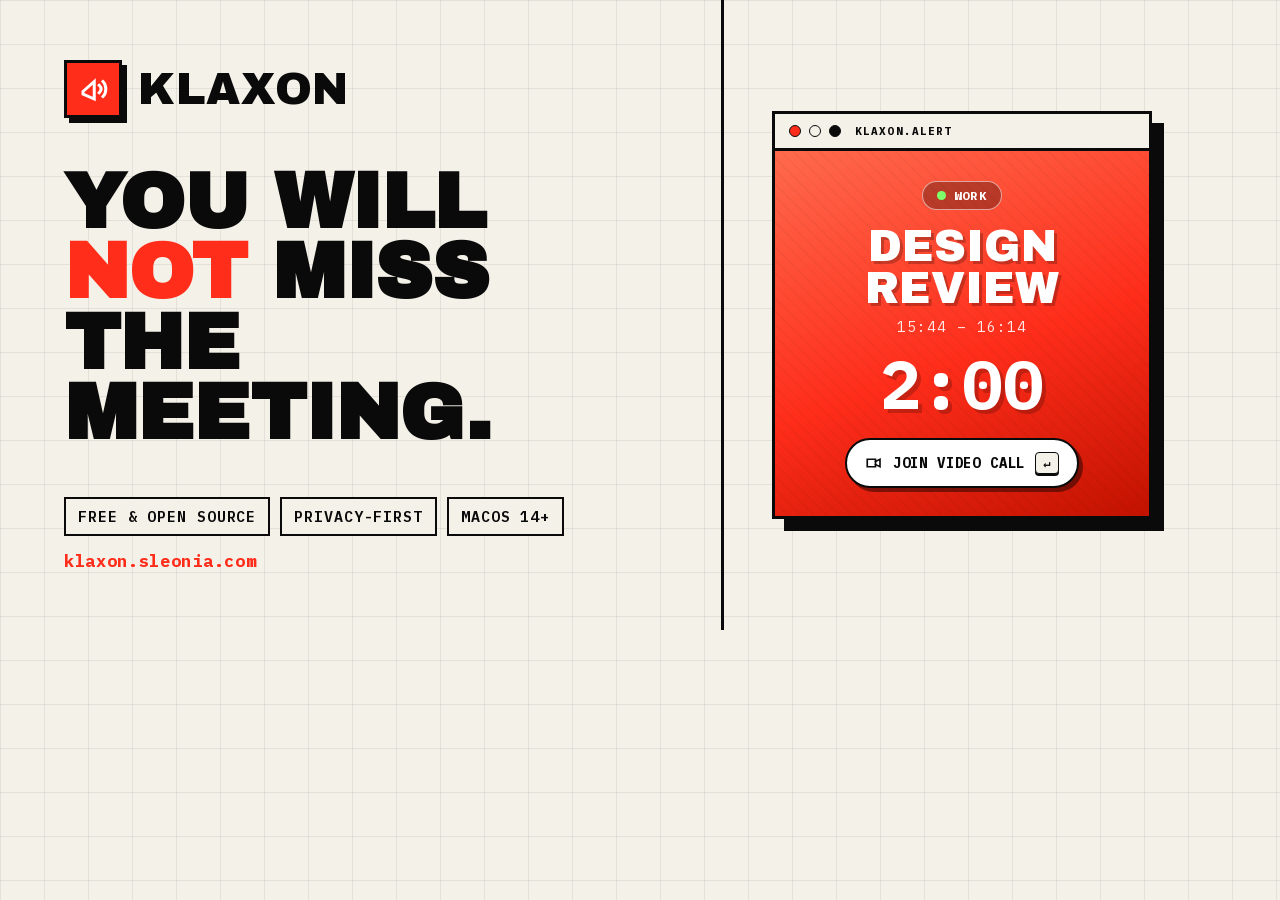
<file: site/og.html>
<!DOCTYPE html>
<html lang="en">
<head>
<meta charset="UTF-8" />
<meta name="robots" content="noindex" />
<title>Klaxon — OG image source (1200×630)</title>
<link rel="stylesheet" href="fonts/fonts.css" />
<style>
  * { margin: 0; padding: 0; box-sizing: border-box; }
  :root {
    --paper: #F4F1E9; --white: #fff; --ink: #0A0A0A; --alarm: #FF2D1A; --shadow: #0A0A0A;
    --mono: "IBM Plex Mono", monospace; --display: "Archivo Black", sans-serif;
    --grid: rgba(10,10,10,0.07);
  }
  html, body { width: 1200px; height: 630px; }
  body {
    background: var(--paper); color: var(--ink);
    font-family: var(--mono);
    background-image:
      linear-gradient(var(--grid) 1px, transparent 1px),
      linear-gradient(90deg, var(--grid) 1px, transparent 1px);
    background-size: 44px 44px;
    overflow: hidden;
    -webkit-font-smoothing: antialiased;
  }
  .og { display: flex; width: 1200px; height: 630px; }
  .left {
    flex: 1;
    padding: 60px 40px 58px 64px;
    display: flex; flex-direction: column; justify-content: space-between;
    border-right: 3px solid var(--ink);
  }
  .brand { display: flex; align-items: center; gap: 16px; }
  .brand .mark {
    width: 58px; height: 58px; background: var(--alarm); border: 3px solid var(--ink);
    display: grid; place-items: center; box-shadow: 5px 5px 0 var(--shadow);
  }
  .brand .name { font-family: var(--display); font-size: 44px; letter-spacing: 0.02em; }
  h1 {
    font-family: var(--display); font-size: 78px; line-height: 0.9; text-transform: uppercase;
    letter-spacing: -0.01em; max-width: 14ch;
  }
  h1 .red { color: var(--alarm); }
  .chips { display: flex; gap: 10px; flex-wrap: wrap; align-items: center; }
  .chip {
    font-size: 15px; font-weight: 600; text-transform: uppercase; letter-spacing: 0.06em;
    padding: 8px 12px; border: 2px solid var(--ink); background: var(--paper);
  }
  .url { font-size: 17px; font-weight: 700; letter-spacing: 0.04em; color: var(--alarm); margin-top: 14px; }
  .right { width: 476px; flex-shrink: 0; display: flex; align-items: center; justify-content: center; padding: 40px 48px; }
  .terminal { width: 100%; border: 3px solid var(--ink); background: var(--white); box-shadow: 12px 12px 0 var(--shadow); }
  .tbar { display: flex; align-items: center; gap: 8px; padding: 10px 14px; border-bottom: 3px solid var(--ink); background: var(--paper); }
  .tbar i { width: 12px; height: 12px; border: 1.5px solid var(--ink); border-radius: 50%; display: block; }
  .tbar i.a { background: var(--alarm); } .tbar i.b { background: var(--paper); } .tbar i.c { background: var(--ink); }
  .tbar .t { font-size: 11px; font-weight: 700; letter-spacing: 0.1em; text-transform: uppercase; margin-left: 6px; }
  .alert {
    background:
      repeating-linear-gradient(45deg, rgba(10,10,10,0.03) 0 2px, transparent 2px 9px),
      linear-gradient(160deg, #FF6A4D 0%, #FF2D1A 55%, #C21200 100%);
    padding: 30px 24px 28px; text-align: center; color: #fff;
  }
  .pill { display: inline-flex; align-items: center; gap: 8px; font-size: 12px; font-weight: 700; letter-spacing: 0.1em; text-transform: uppercase; padding: 6px 14px; background: rgba(0,0,0,0.28); border: 1.5px solid rgba(255,255,255,0.55); border-radius: 999px; margin-bottom: 16px; }
  .pill .d { width: 9px; height: 9px; background: #7CFF6B; border-radius: 50%; }
  .mt { font-family: var(--display); font-size: 44px; text-transform: uppercase; line-height: 0.95; text-shadow: 3px 3px 0 rgba(0,0,0,0.22); margin-bottom: 8px; }
  .mtime { font-size: 14px; letter-spacing: 0.14em; color: rgba(255,255,255,0.9); margin-bottom: 14px; }
  .count { font-family: var(--mono); font-weight: 700; font-size: 68px; line-height: 1; margin-bottom: 20px; text-shadow: 4px 4px 0 rgba(0,0,0,0.2); }
  .join { display: inline-flex; align-items: center; gap: 10px; background: #fff; color: var(--ink); border: 2px solid var(--ink); box-shadow: 4px 4px 0 rgba(0,0,0,0.45); padding: 12px 18px; font-family: var(--mono); font-weight: 700; font-size: 14px; text-transform: uppercase; letter-spacing: 0.06em; border-radius: 999px; }
  .join .ret { font-size: 12px; min-width: 24px; height: 22px; display: inline-grid; place-items: center; padding: 0 6px; background: var(--paper); border: 1.5px solid var(--ink); border-radius: 4px; box-shadow: 0 2px 0 var(--ink); }
</style>
</head>
<body>
  <div class="og">
    <div class="left">
      <div class="brand">
        <span class="mark"><svg width="30" height="30" viewBox="0 0 24 24" fill="none" stroke="#fff" stroke-width="2.4" stroke-linecap="square"><path d="M4 14 L13 6 V20 L4 16 Z"/><path d="M17 9 C19 11 19 13 17 15"/><path d="M20 6 C23 9 23 15 20 18"/></svg></span>
        <span class="name">KLAXON</span>
      </div>
      <h1>YOU WILL <span class="red">NOT</span> MISS THE MEETING.</h1>
      <div>
        <div class="chips">
          <span class="chip">FREE &amp; OPEN SOURCE</span>
          <span class="chip">PRIVACY-FIRST</span>
          <span class="chip">macOS 14+</span>
        </div>
        <div class="url">klaxon.sleonia.com</div>
      </div>
    </div>
    <div class="right">
      <div class="terminal">
        <div class="tbar"><i class="a"></i><i class="b"></i><i class="c"></i><span class="t">KLAXON.ALERT</span></div>
        <div class="alert">
          <div class="pill"><span class="d"></span>WORK</div>
          <div class="mt">DESIGN REVIEW</div>
          <div class="mtime">15:44 – 16:14</div>
          <div class="count">2:00</div>
          <div class="join"><svg width="18" height="18" viewBox="0 0 24 24" fill="none" stroke="#0A0A0A" stroke-width="2.2" stroke-linecap="square"><path d="M3 7h11v10H3z"/><path d="M14 10l6-3v10l-6-3"/></svg> JOIN VIDEO CALL <span class="ret">↵</span></div>
        </div>
      </div>
    </div>
  </div>
</body>
</html>
</file>
<file: site/fonts/fonts.css>
/* Latin subsets; redistribution licenses are included beside the font files. */
@font-face { font-family: "Archivo Black"; font-style: normal; font-weight: 400; font-display: swap; src: url("./archivo-black-latin.woff2") format("woff2"); }
@font-face { font-family: "IBM Plex Mono"; font-style: normal; font-weight: 400; font-display: swap; src: url("./ibm-plex-mono-400-latin.woff2") format("woff2"); }
@font-face { font-family: "IBM Plex Mono"; font-style: normal; font-weight: 500; font-display: swap; src: url("./ibm-plex-mono-500-latin.woff2") format("woff2"); }
@font-face { font-family: "IBM Plex Mono"; font-style: normal; font-weight: 600; font-display: swap; src: url("./ibm-plex-mono-600-latin.woff2") format("woff2"); }
@font-face { font-family: "IBM Plex Mono"; font-style: normal; font-weight: 700; font-display: swap; src: url("./ibm-plex-mono-700-latin.woff2") format("woff2"); }
</file>
